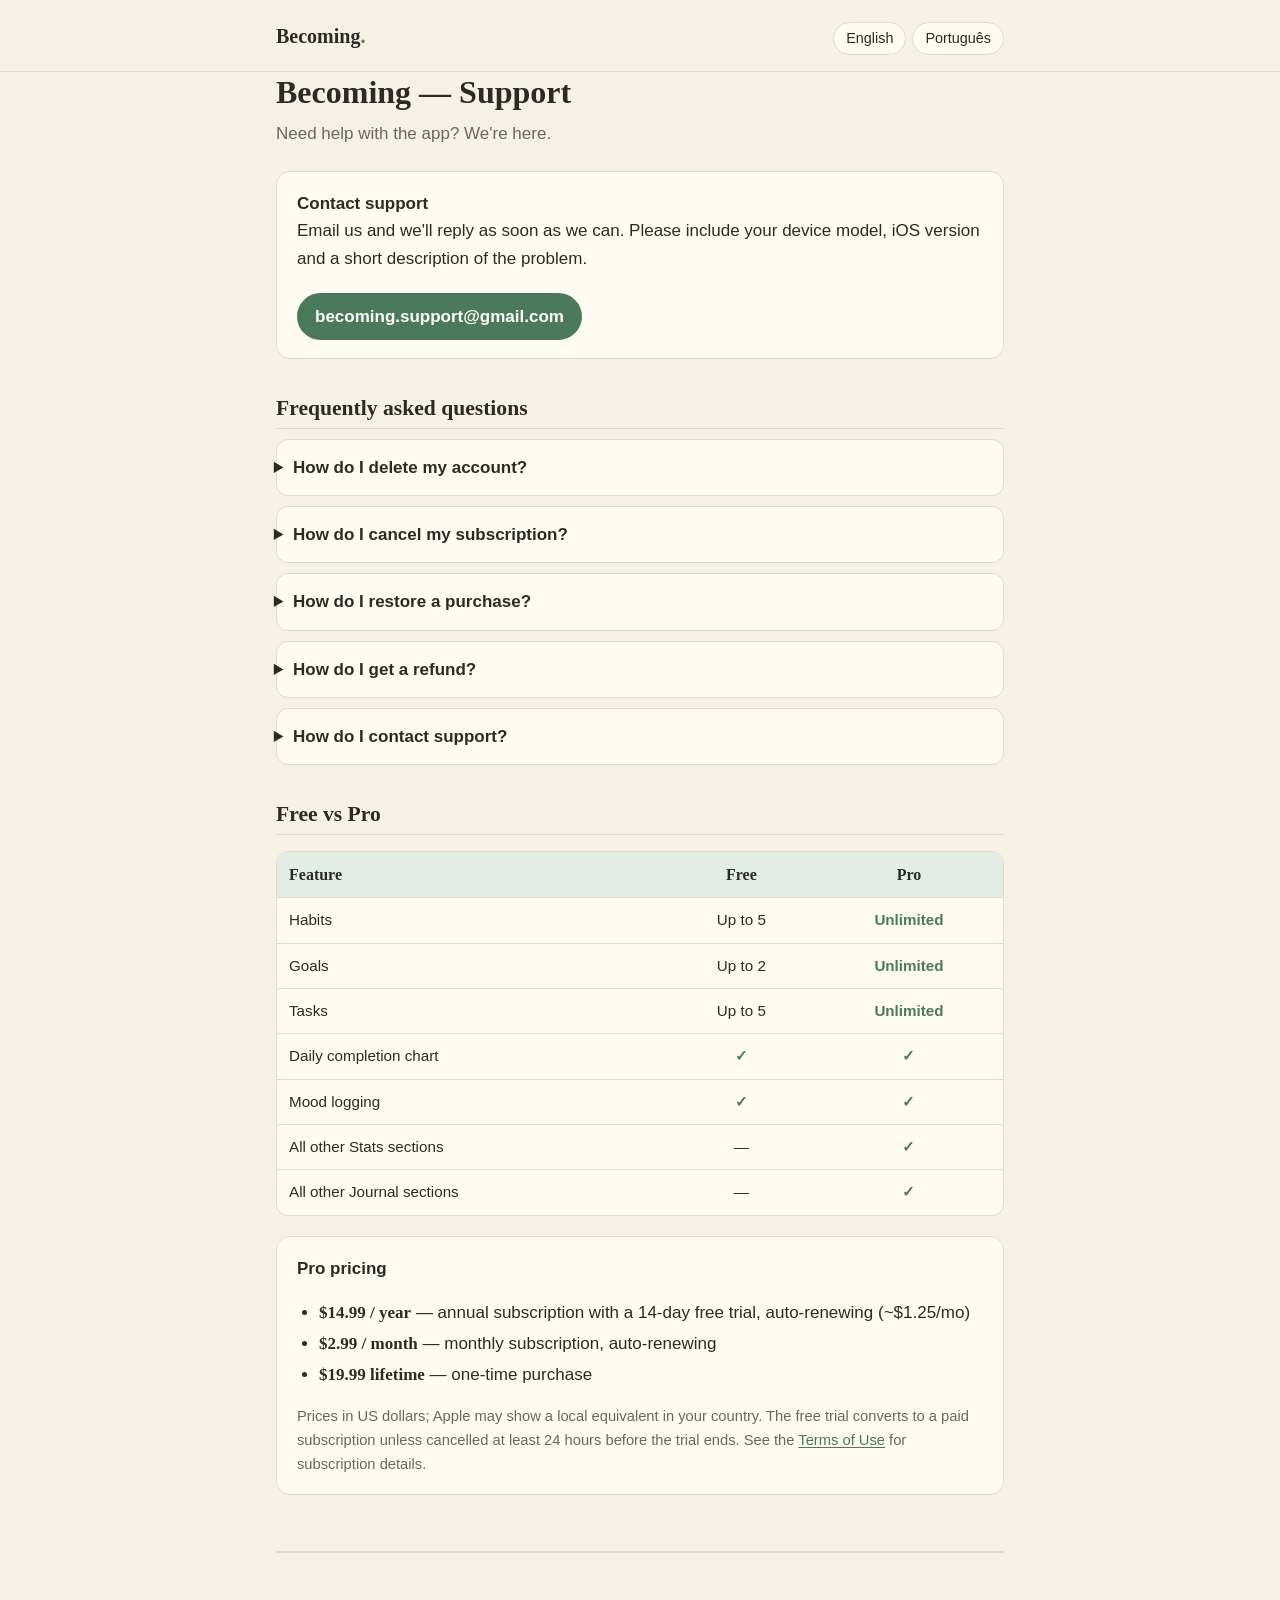
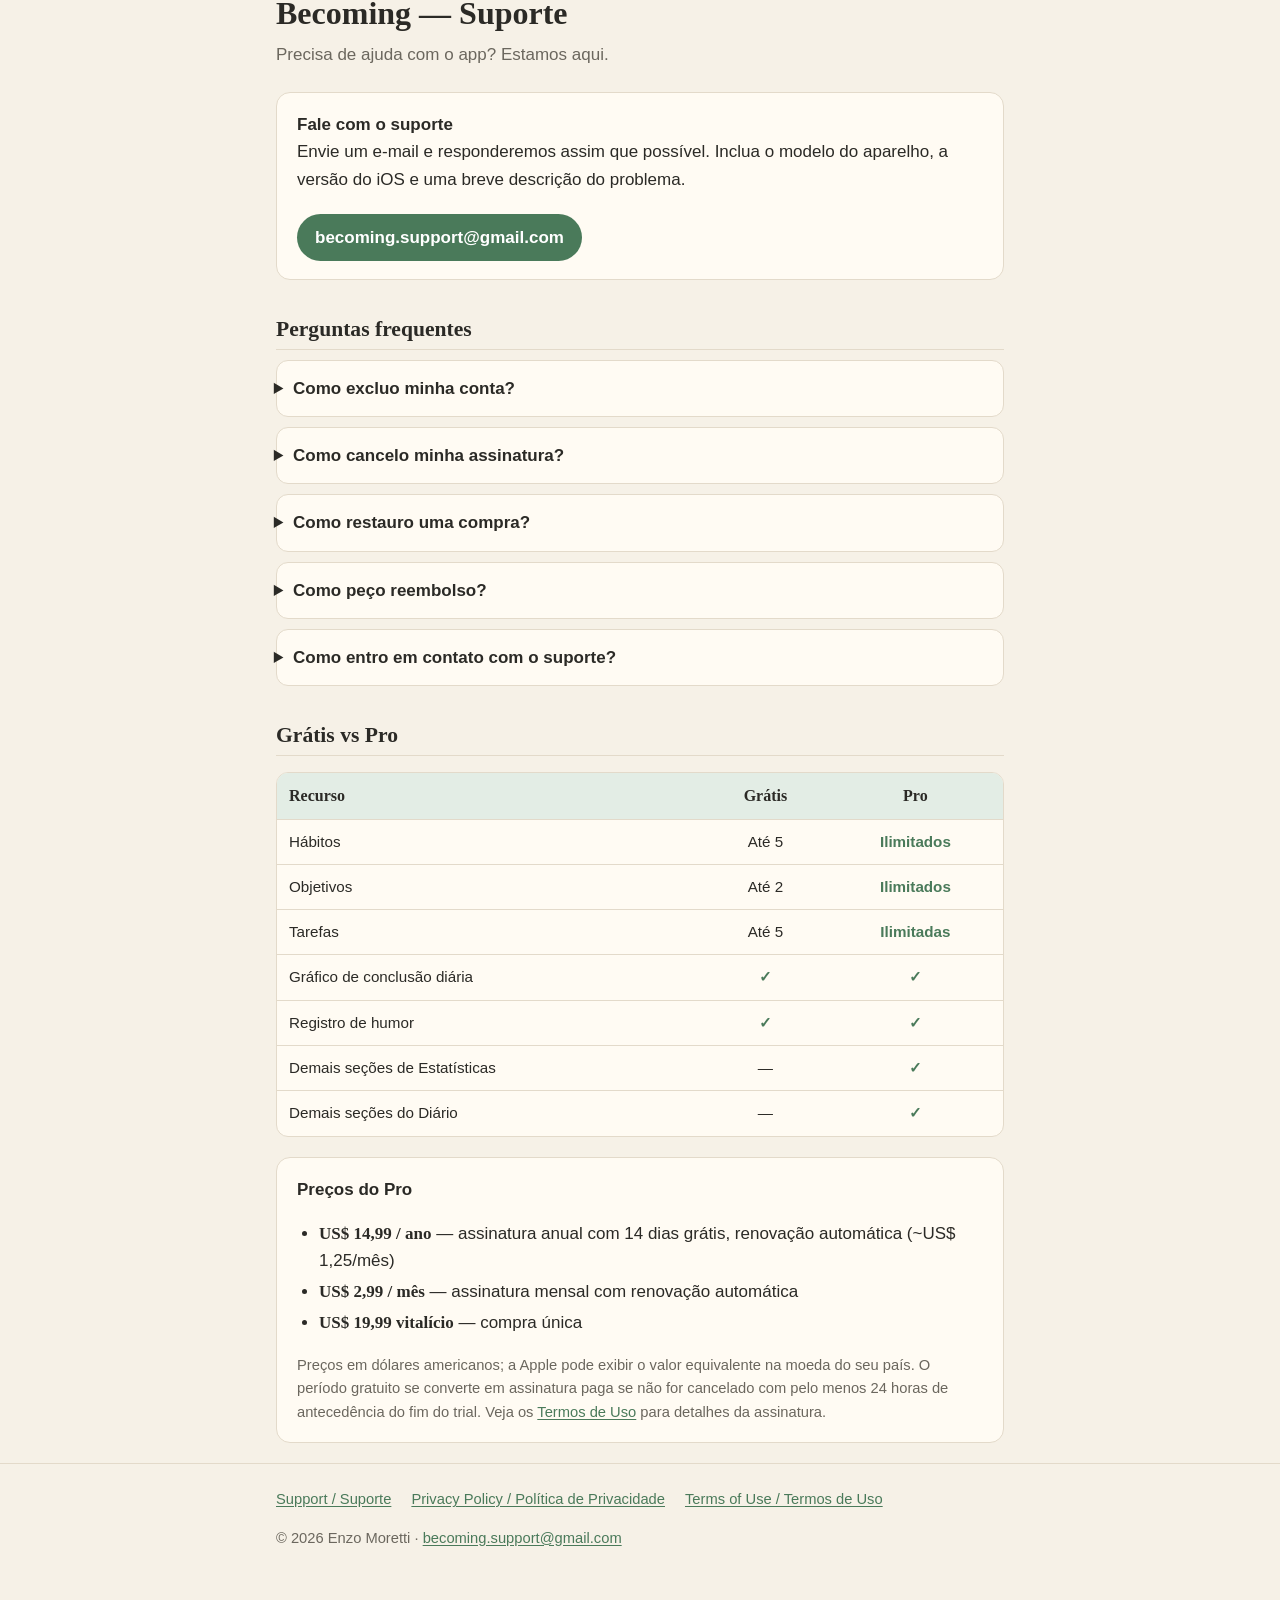
<file: index.html>
<!doctype html>
<html lang="en">
<head>
  <meta charset="utf-8">
  <meta name="viewport" content="width=device-width, initial-scale=1">
  <title>Support — Becoming</title>
  <meta name="description" content="Support, FAQ and plans for Becoming.">
  <link rel="stylesheet" href="style.css">
</head>
<body>
  <header class="site-header">
    <div class="wrap">
      <a class="brand" href="index.html">Becoming<span>.</span></a>
      <nav class="lang-switch" aria-label="Language">
        <a href="#en" hreflang="en">English</a>
        <a href="#pt" hreflang="pt-BR">Português</a>
      </nav>
    </div>
  </header>

  <main class="wrap">
    <!-- ───────────── ENGLISH ───────────── -->
    <section class="lang" id="en" lang="en">
      <h1>Becoming — Support</h1>
      <p class="lede">Need help with the app? We're here.</p>

      <div class="card">
        <p><strong>Contact support</strong><br>
        Email us and we'll reply as soon as we can. Please include your device model, iOS version and a short description of the problem.</p>
        <a class="contact-btn" href="mailto:becoming.support@gmail.com">becoming.support@gmail.com</a>
      </div>

      <h2>Frequently asked questions</h2>

      <details>
        <summary>How do I delete my account?</summary>
        <p>In the app, go to <strong>Settings → Delete Account</strong> and confirm. This permanently deletes your account and the data stored on our servers. It cannot be undone.</p>
        <p>Deleting your account does <strong>not</strong> cancel an active subscription — cancel it in your Apple ID settings (see below).</p>
        <p>If you can't access the app, email <a href="mailto:becoming.support@gmail.com">becoming.support@gmail.com</a> from the address you signed up with and we'll delete it for you.</p>
      </details>

      <details>
        <summary>How do I cancel my subscription?</summary>
        <p>Subscriptions are billed and managed by Apple. On your iPhone, open <strong>Settings → <em>your name</em> → Subscriptions</strong>, select Becoming and tap <strong>Cancel Subscription</strong>.</p>
        <p>Cancel at least 24 hours before the current period ends to avoid being charged for the next one. You keep Pro until the end of the period you already paid for. The lifetime purchase is a one-time payment and has nothing to cancel.</p>
      </details>

      <details>
        <summary>How do I restore a purchase?</summary>
        <p>Make sure you're signed in to the App Store with the same Apple ID you used to buy Pro. Then open the Pro screen in the app and tap <strong>Restore purchase</strong>.</p>
      </details>

      <details>
        <summary>How do I get a refund?</summary>
        <p>Purchases are processed by Apple, so refunds are requested from Apple at <a href="https://reportaproblem.apple.com">reportaproblem.apple.com</a>.</p>
      </details>

      <details>
        <summary>How do I contact support?</summary>
        <p>Email <a href="mailto:becoming.support@gmail.com">becoming.support@gmail.com</a>. We usually answer within a few business days.</p>
      </details>

      <h2>Free vs Pro</h2>
      <div class="table-scroll">
        <table class="plan-table">
          <thead>
            <tr><th scope="col">Feature</th><th scope="col">Free</th><th scope="col">Pro</th></tr>
          </thead>
          <tbody>
            <tr><td>Habits</td><td>Up to 5</td><td class="yes">Unlimited</td></tr>
            <tr><td>Goals</td><td>Up to 2</td><td class="yes">Unlimited</td></tr>
            <tr><td>Tasks</td><td>Up to 5</td><td class="yes">Unlimited</td></tr>
            <tr><td>Daily completion chart</td><td class="yes">✓</td><td class="yes">✓</td></tr>
            <tr><td>Mood logging</td><td class="yes">✓</td><td class="yes">✓</td></tr>
            <tr><td>All other Stats sections</td><td>—</td><td class="yes">✓</td></tr>
            <tr><td>All other Journal sections</td><td>—</td><td class="yes">✓</td></tr>
          </tbody>
        </table>
      </div>
      <div class="card">
        <p><strong>Pro pricing</strong></p>
        <ul>
          <li><span class="price">$14.99 / year</span> — annual subscription with a 14-day free trial, auto-renewing (~$1.25/mo)</li>
          <li><span class="price">$2.99 / month</span> — monthly subscription, auto-renewing</li>
          <li><span class="price">$19.99 lifetime</span> — one-time purchase</li>
        </ul>
        <p class="meta">Prices in US dollars; Apple may show a local equivalent in your country. The free trial converts to a paid subscription unless cancelled at least 24 hours before the trial ends. See the <a href="terms.html">Terms of Use</a> for subscription details.</p>
      </div>
    </section>

    <!-- ───────────── PORTUGUÊS ───────────── -->
    <section class="lang" id="pt" lang="pt-BR">
      <h1>Becoming — Suporte</h1>
      <p class="lede">Precisa de ajuda com o app? Estamos aqui.</p>

      <div class="card">
        <p><strong>Fale com o suporte</strong><br>
        Envie um e-mail e responderemos assim que possível. Inclua o modelo do aparelho, a versão do iOS e uma breve descrição do problema.</p>
        <a class="contact-btn" href="mailto:becoming.support@gmail.com">becoming.support@gmail.com</a>
      </div>

      <h2>Perguntas frequentes</h2>

      <details>
        <summary>Como excluo minha conta?</summary>
        <p>No app, vá em <strong>Configurações → Excluir Conta</strong> e confirme. Isso exclui permanentemente sua conta e os dados armazenados em nossos servidores. Não é possível desfazer.</p>
        <p>Excluir a conta <strong>não</strong> cancela uma assinatura ativa — cancele nos ajustes do seu ID Apple (veja abaixo).</p>
        <p>Se não conseguir acessar o app, envie um e-mail para <a href="mailto:becoming.support@gmail.com">becoming.support@gmail.com</a> a partir do endereço cadastrado e faremos a exclusão para você.</p>
      </details>

      <details>
        <summary>Como cancelo minha assinatura?</summary>
        <p>As assinaturas são cobradas e gerenciadas pela Apple. No iPhone, abra <strong>Ajustes → <em>seu nome</em> → Assinaturas</strong>, selecione Becoming e toque em <strong>Cancelar Assinatura</strong>.</p>
        <p>Cancele com pelo menos 24 horas de antecedência do fim do período atual para não ser cobrado pelo próximo. Você mantém o Pro até o fim do período já pago. A compra vitalícia é um pagamento único e não precisa ser cancelada.</p>
      </details>

      <details>
        <summary>Como restauro uma compra?</summary>
        <p>Confirme que está conectado à App Store com o mesmo ID Apple usado na compra do Pro. Depois, abra a tela Pro no app e toque em <strong>Restaurar compra</strong>.</p>
      </details>

      <details>
        <summary>Como peço reembolso?</summary>
        <p>As compras são processadas pela Apple, então o reembolso é solicitado à Apple em <a href="https://reportaproblem.apple.com">reportaproblem.apple.com</a>.</p>
      </details>

      <details>
        <summary>Como entro em contato com o suporte?</summary>
        <p>Envie um e-mail para <a href="mailto:becoming.support@gmail.com">becoming.support@gmail.com</a>. Costumamos responder em poucos dias úteis.</p>
      </details>

      <h2>Grátis vs Pro</h2>
      <div class="table-scroll">
        <table class="plan-table">
          <thead>
            <tr><th scope="col">Recurso</th><th scope="col">Grátis</th><th scope="col">Pro</th></tr>
          </thead>
          <tbody>
            <tr><td>Hábitos</td><td>Até 5</td><td class="yes">Ilimitados</td></tr>
            <tr><td>Objetivos</td><td>Até 2</td><td class="yes">Ilimitados</td></tr>
            <tr><td>Tarefas</td><td>Até 5</td><td class="yes">Ilimitadas</td></tr>
            <tr><td>Gráfico de conclusão diária</td><td class="yes">✓</td><td class="yes">✓</td></tr>
            <tr><td>Registro de humor</td><td class="yes">✓</td><td class="yes">✓</td></tr>
            <tr><td>Demais seções de Estatísticas</td><td>—</td><td class="yes">✓</td></tr>
            <tr><td>Demais seções do Diário</td><td>—</td><td class="yes">✓</td></tr>
          </tbody>
        </table>
      </div>
      <div class="card">
        <p><strong>Preços do Pro</strong></p>
        <ul>
          <li><span class="price">US$ 14,99 / ano</span> — assinatura anual com 14 dias grátis, renovação automática (~US$ 1,25/mês)</li>
          <li><span class="price">US$ 2,99 / mês</span> — assinatura mensal com renovação automática</li>
          <li><span class="price">US$ 19,99 vitalício</span> — compra única</li>
        </ul>
        <p class="meta">Preços em dólares americanos; a Apple pode exibir o valor equivalente na moeda do seu país. O período gratuito se converte em assinatura paga se não for cancelado com pelo menos 24 horas de antecedência do fim do trial. Veja os <a href="terms.html#pt">Termos de Uso</a> para detalhes da assinatura.</p>
      </div>
    </section>
  </main>

  <footer class="site-footer">
    <div class="wrap">
      <nav aria-label="Site">
        <a href="index.html">Support / Suporte</a>
        <a href="privacy.html">Privacy Policy / Política de Privacidade</a>
        <a href="terms.html">Terms of Use / Termos de Uso</a>
      </nav>
      <p>© 2026 Enzo Moretti · <a href="mailto:becoming.support@gmail.com">becoming.support@gmail.com</a></p>
    </div>
  </footer>
</body>
</html>
</file>
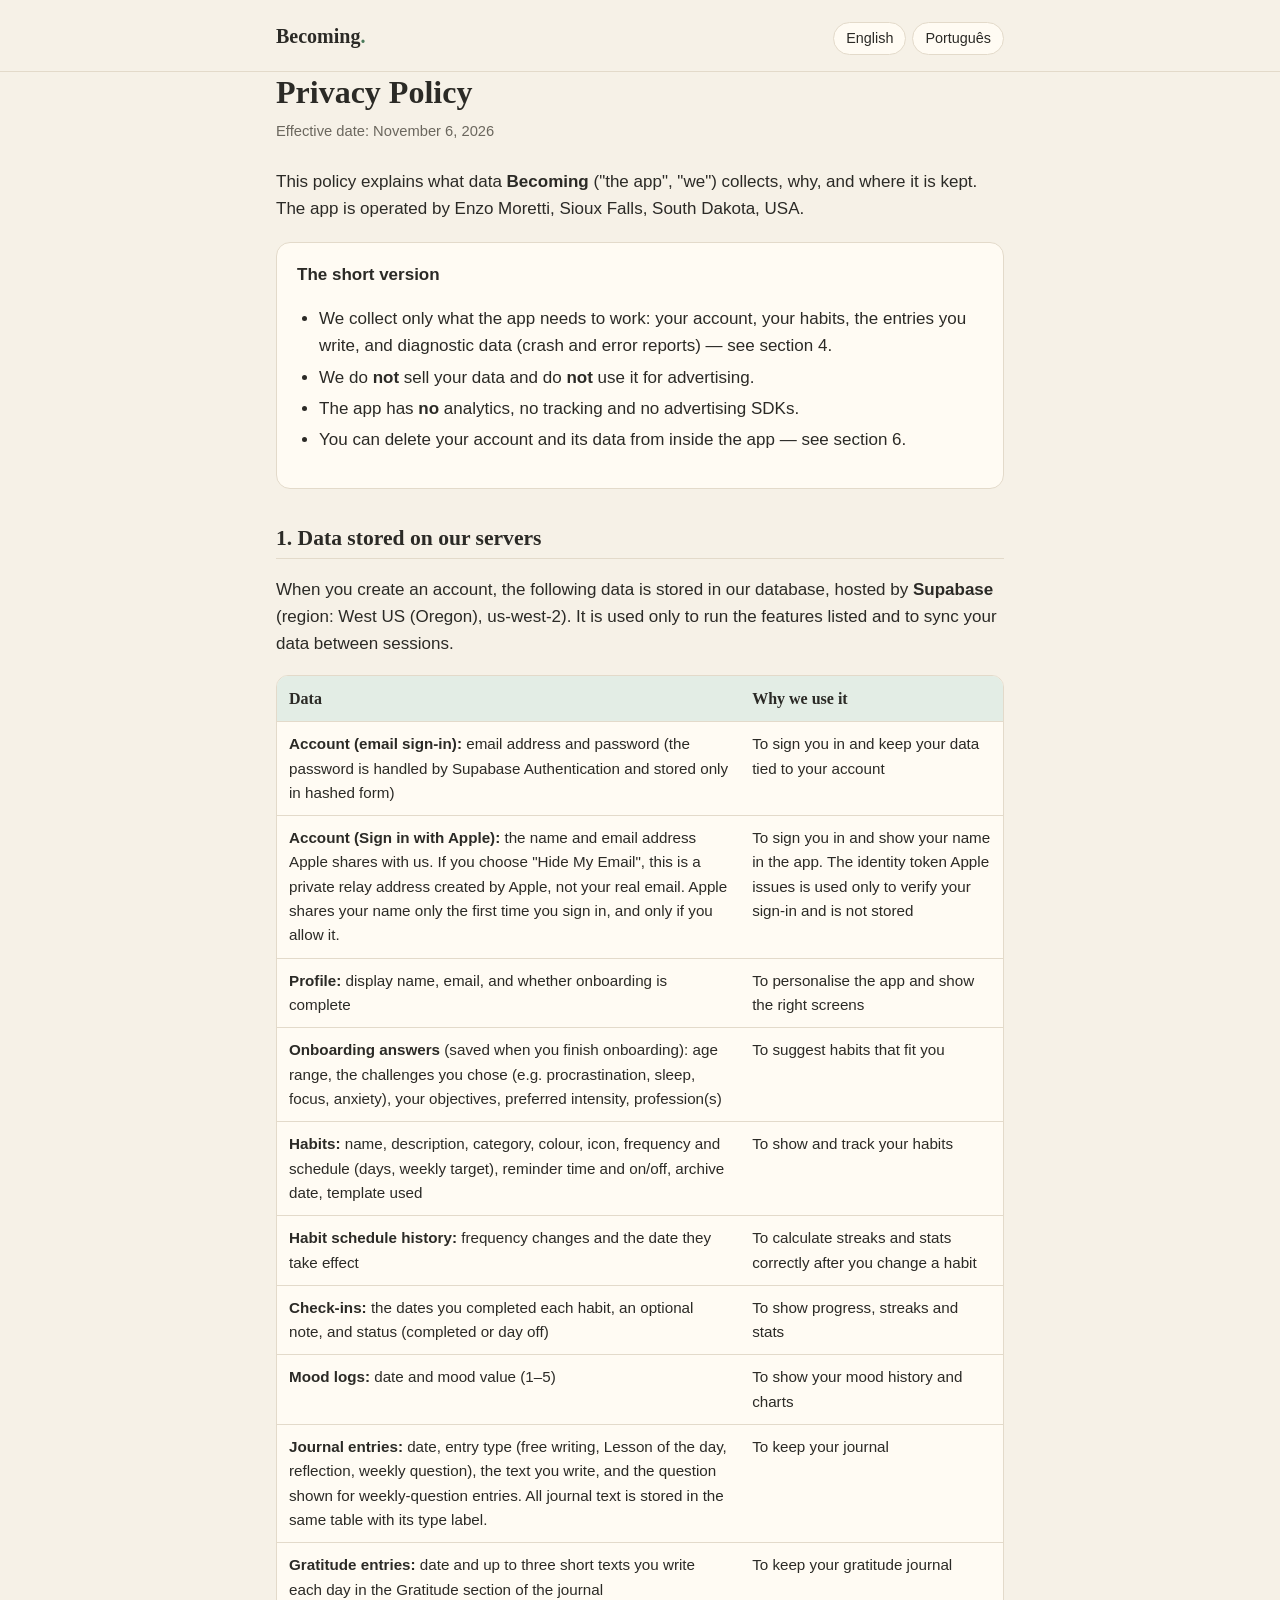
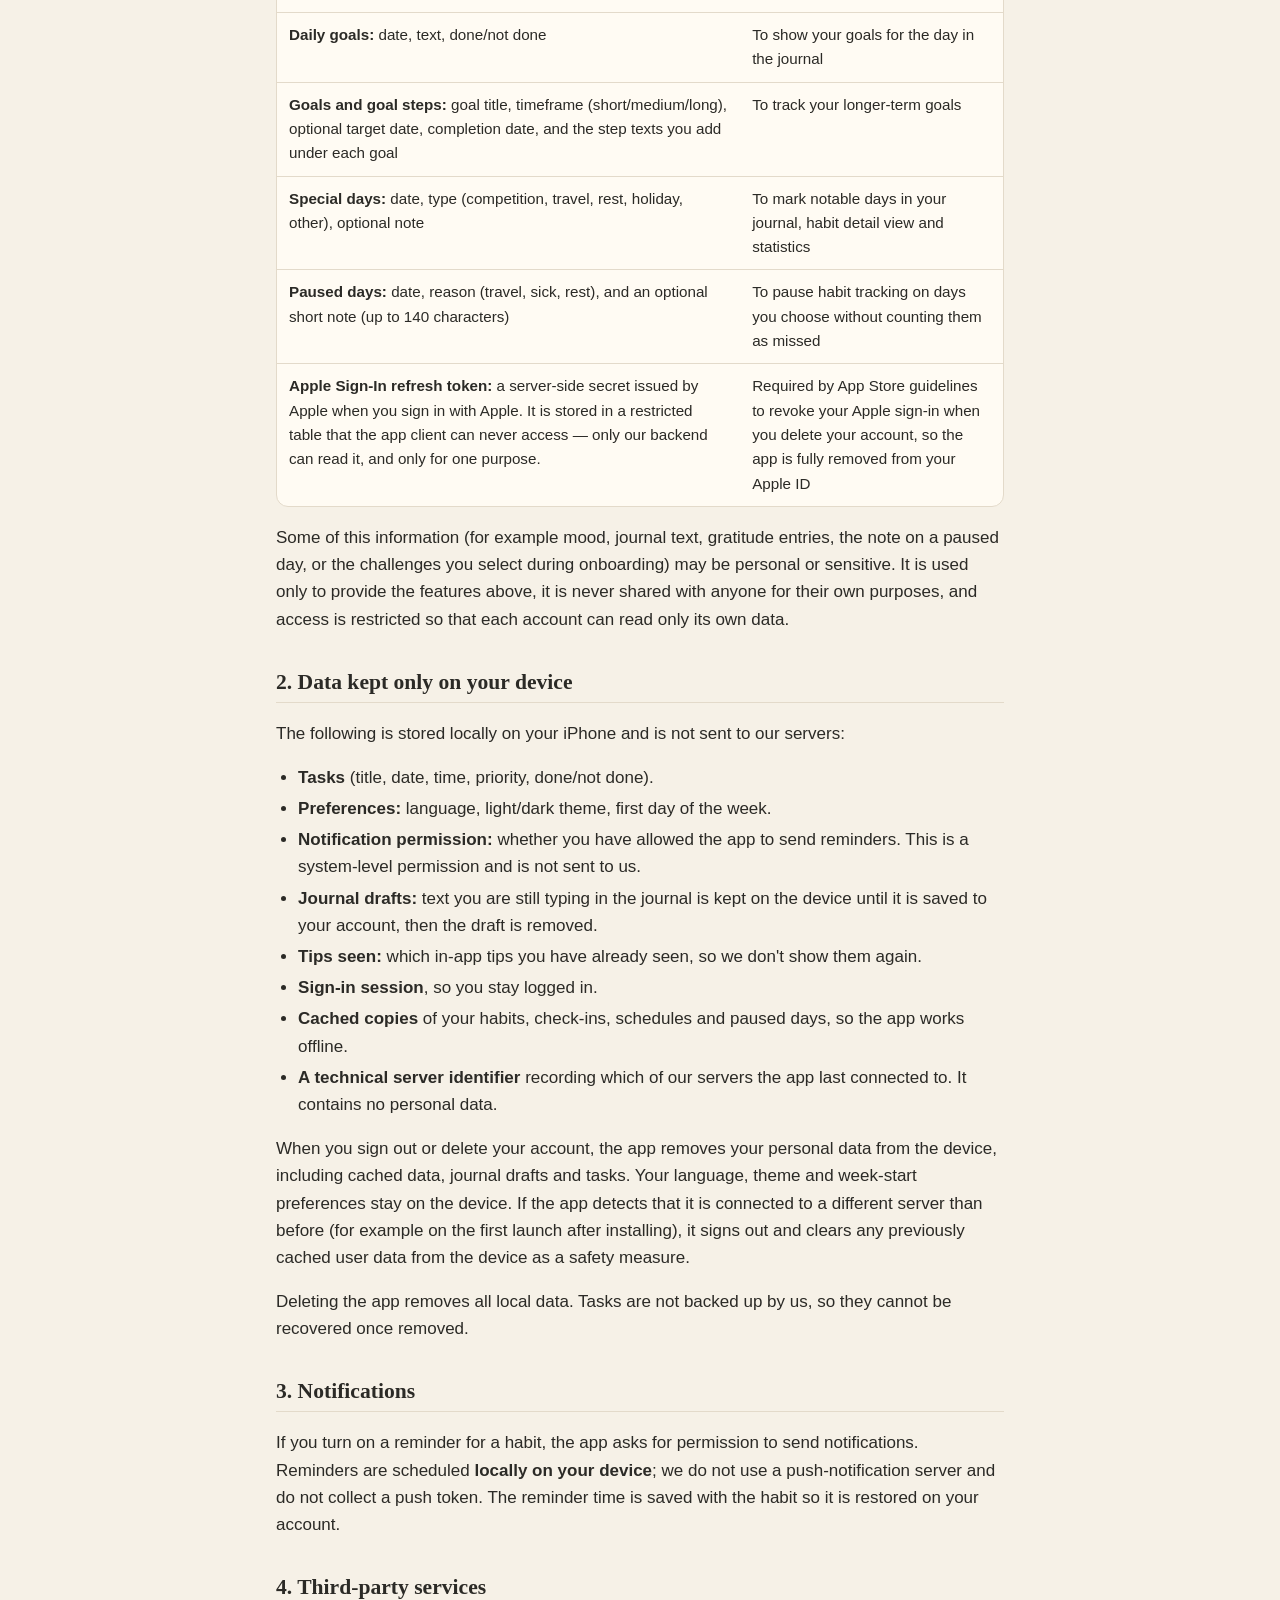
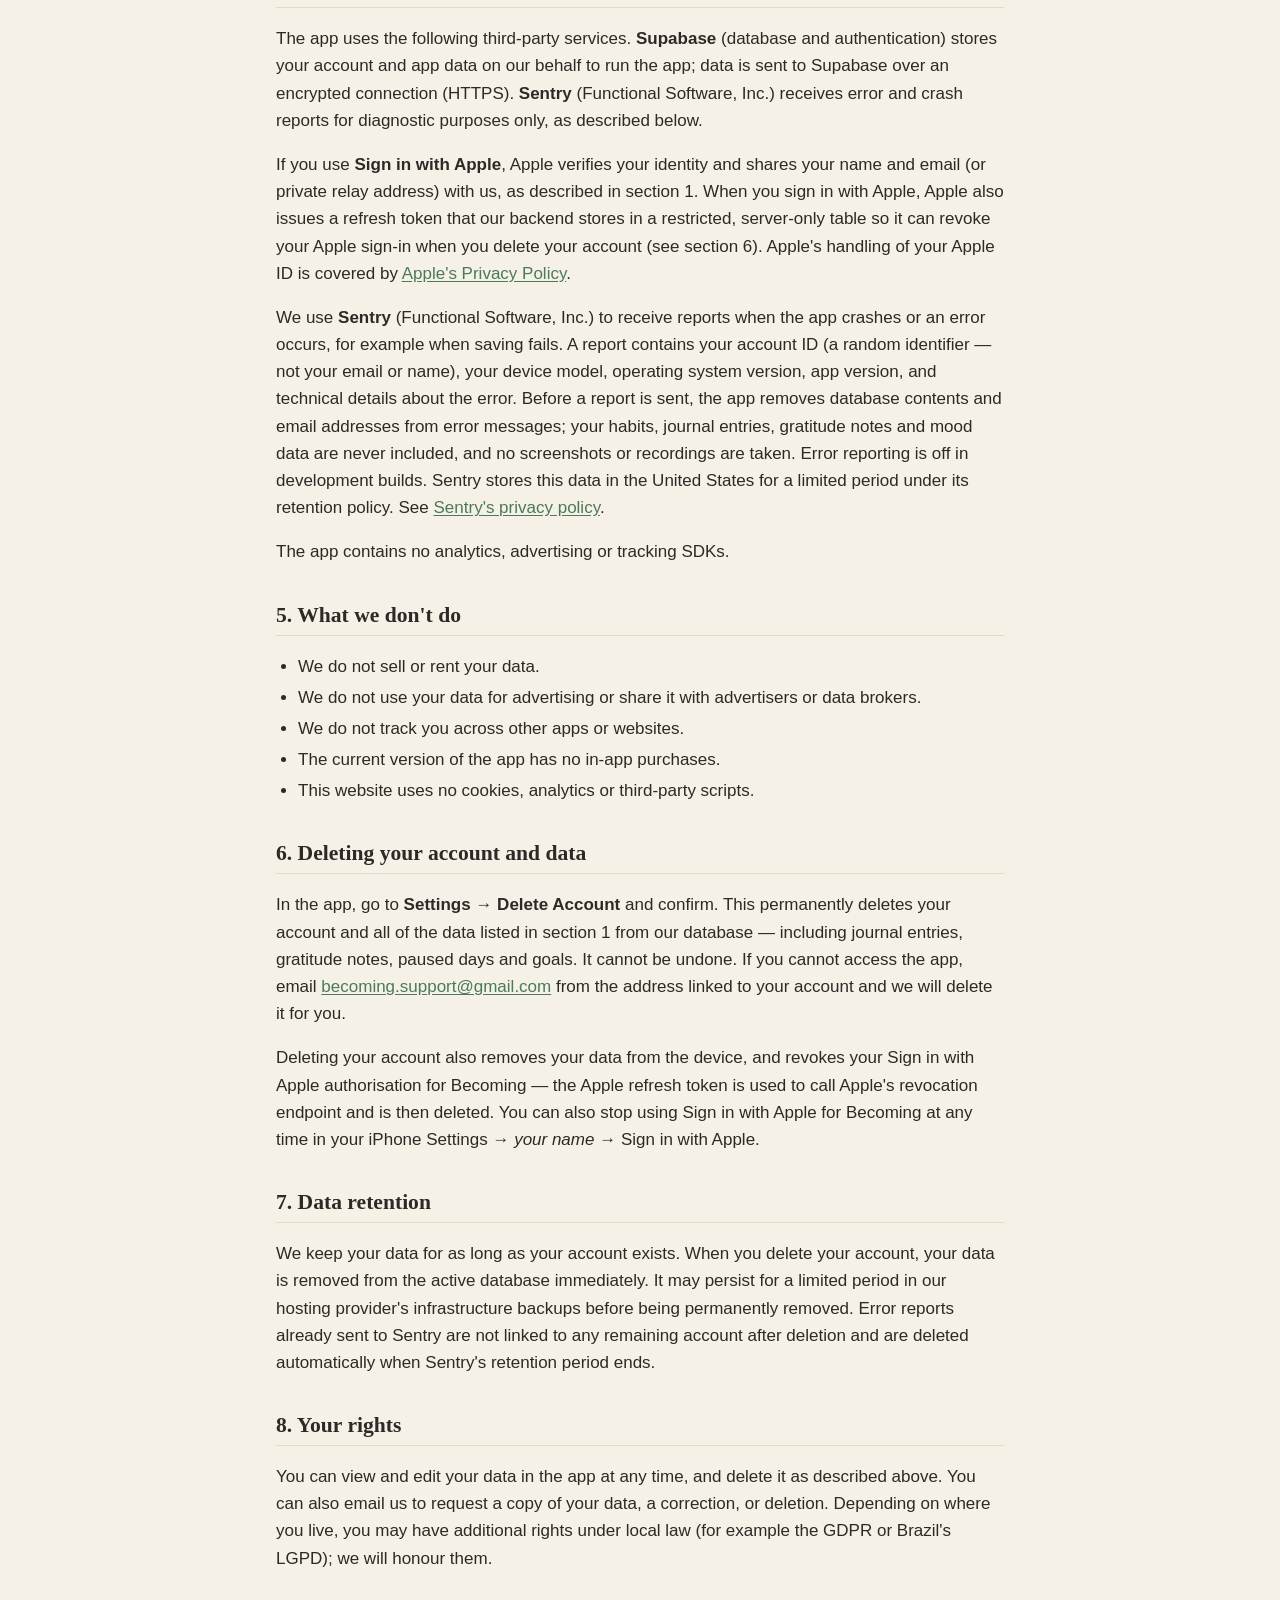
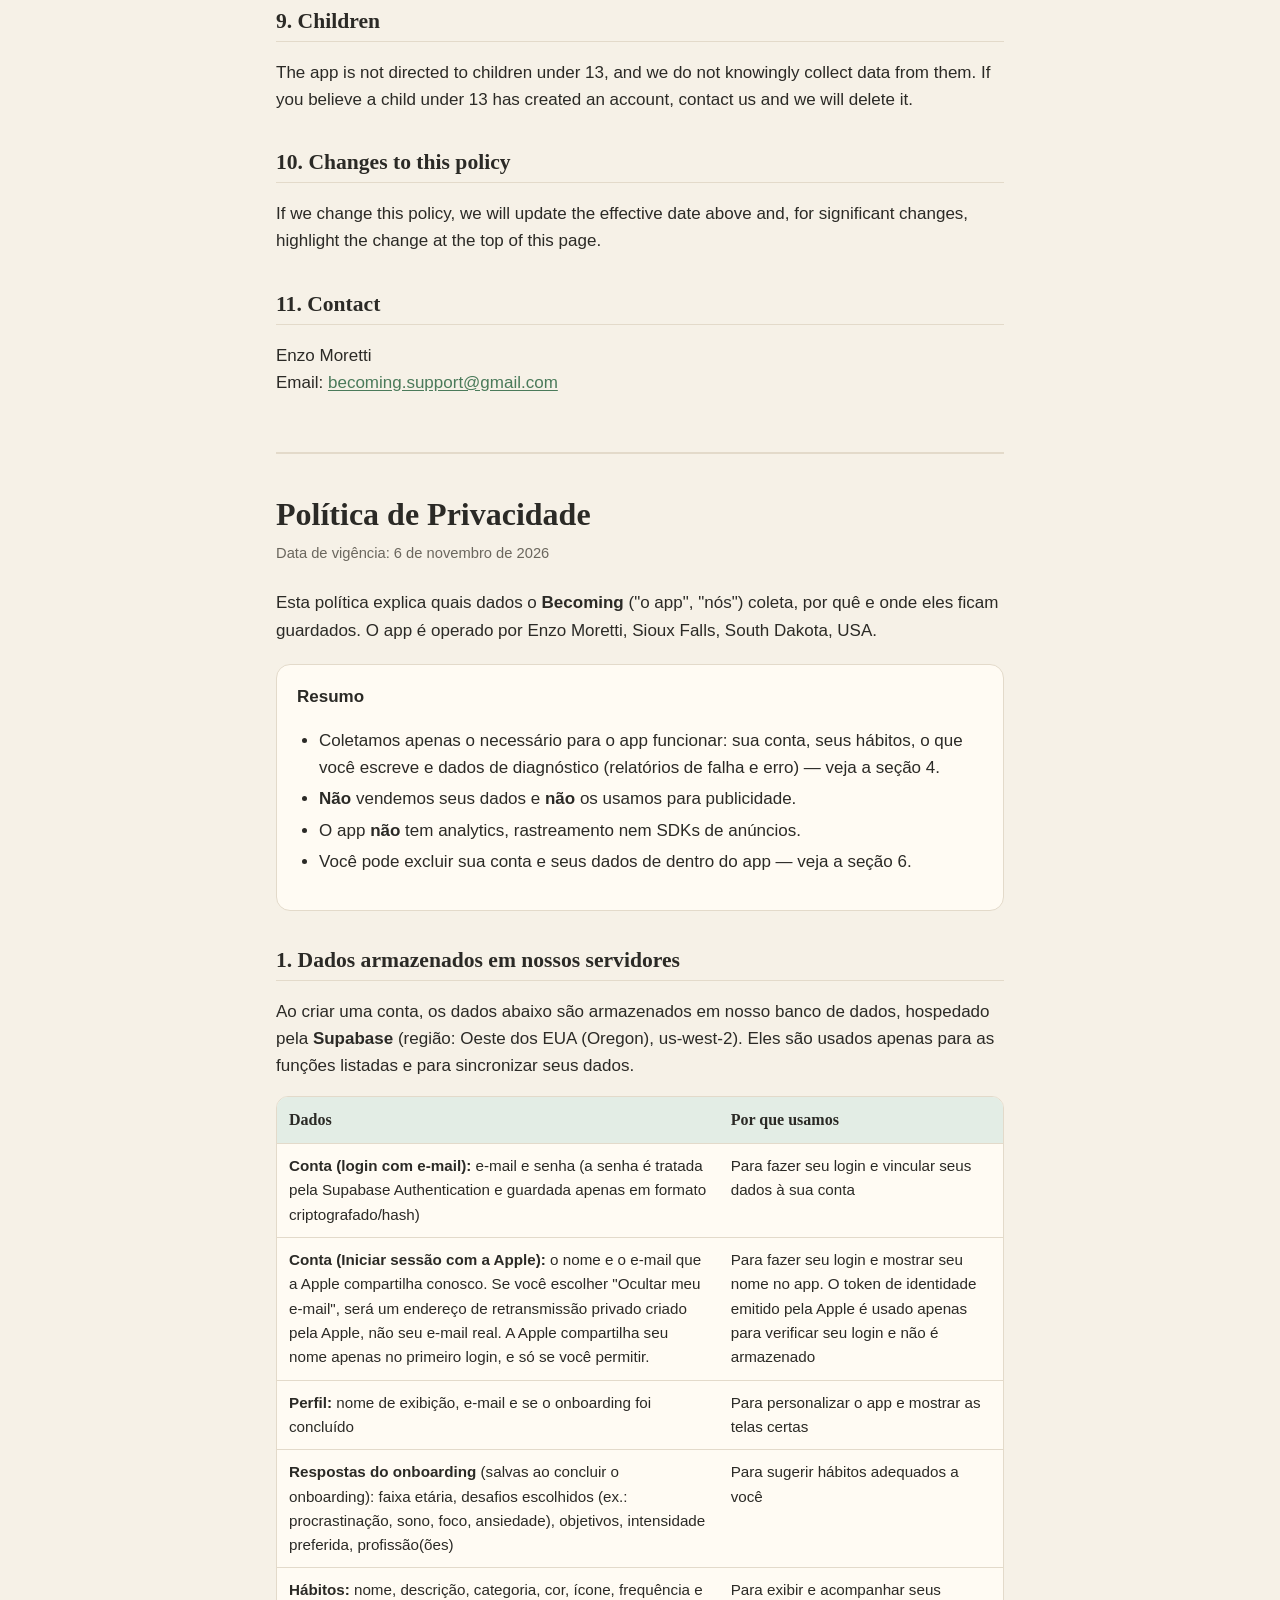
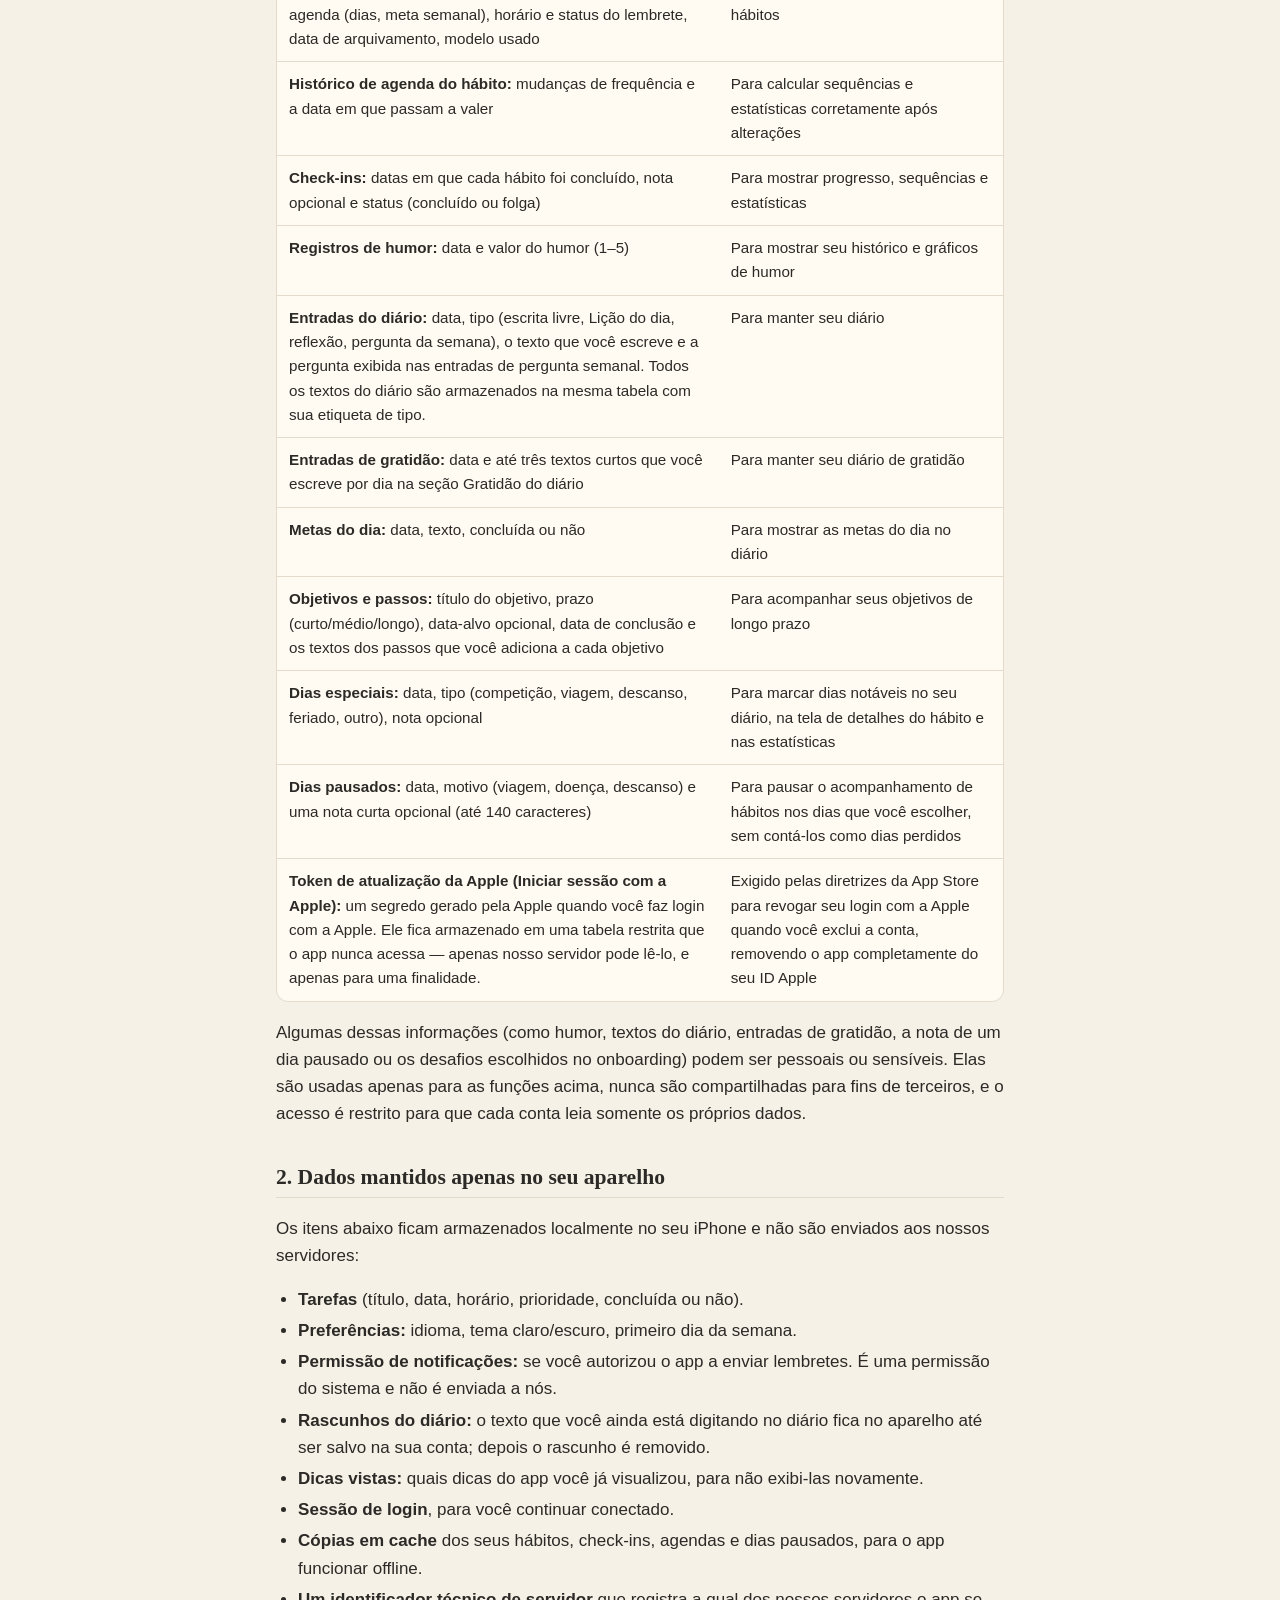
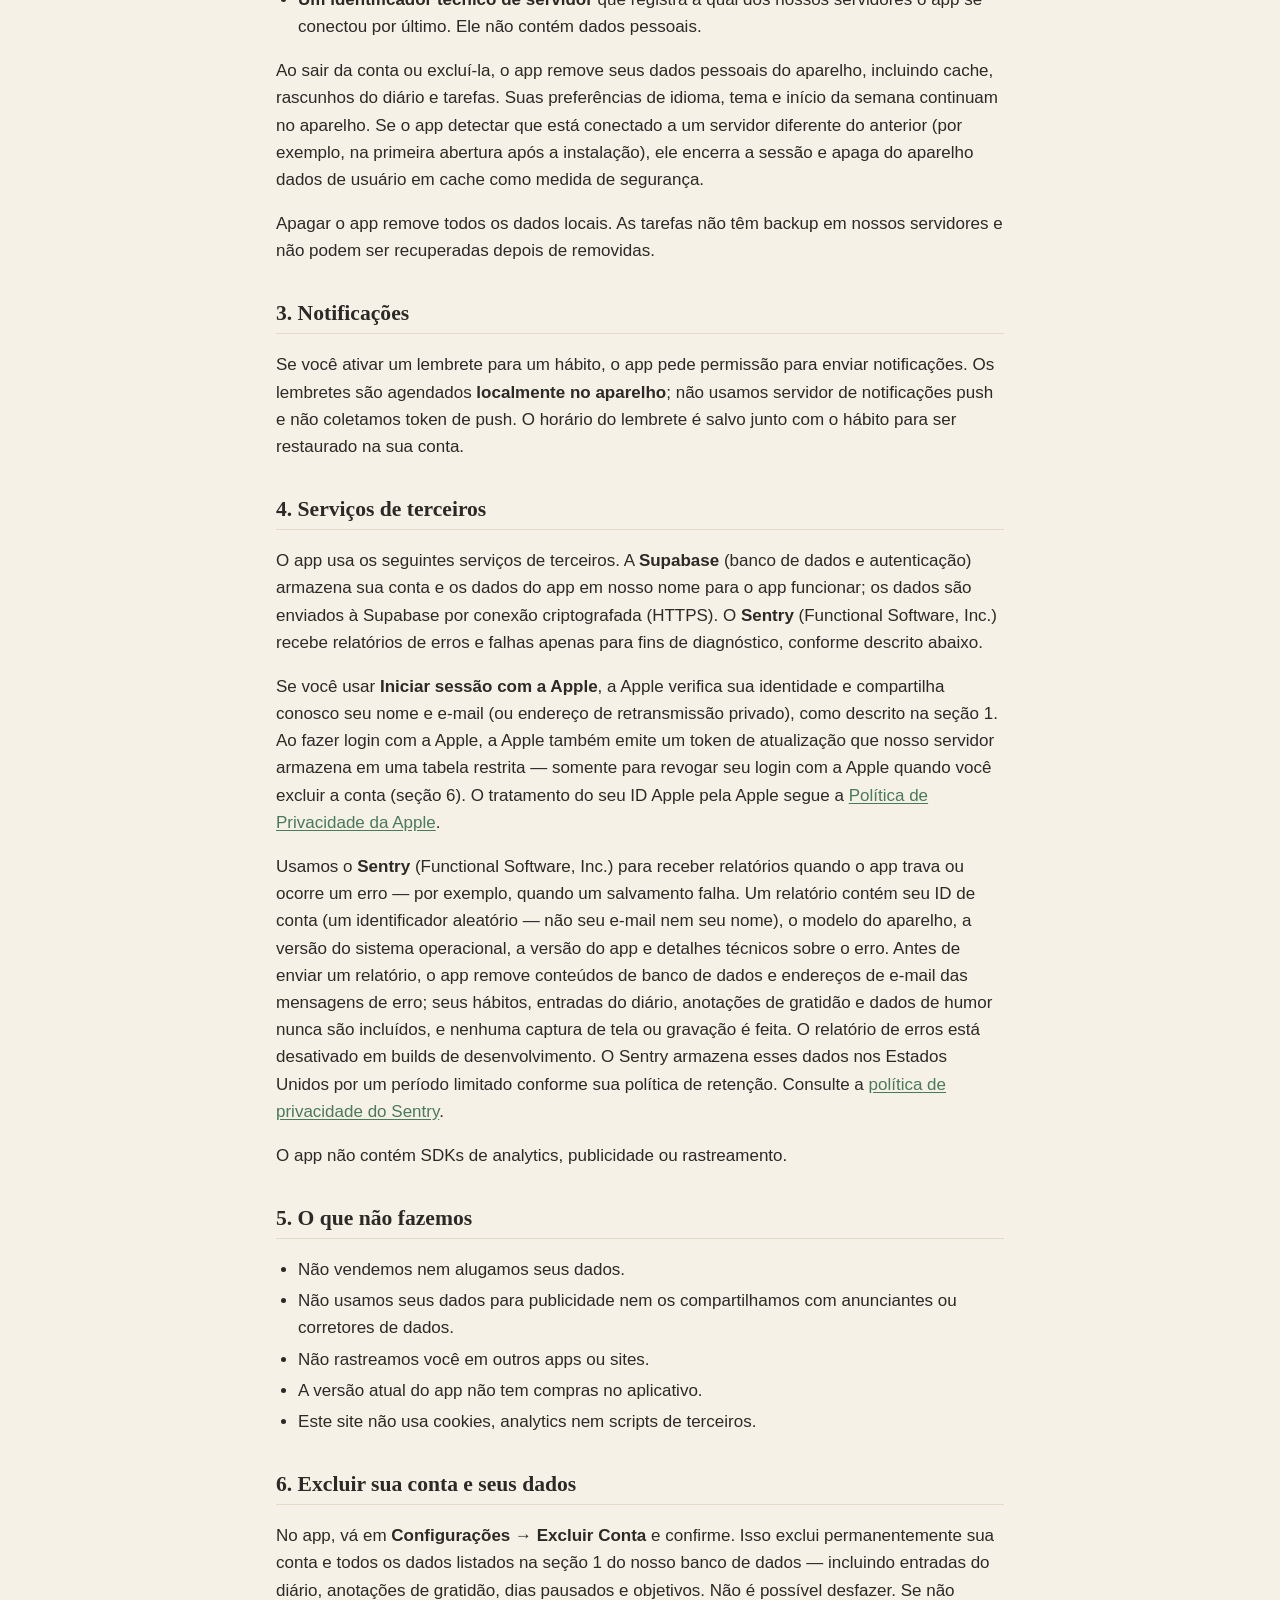
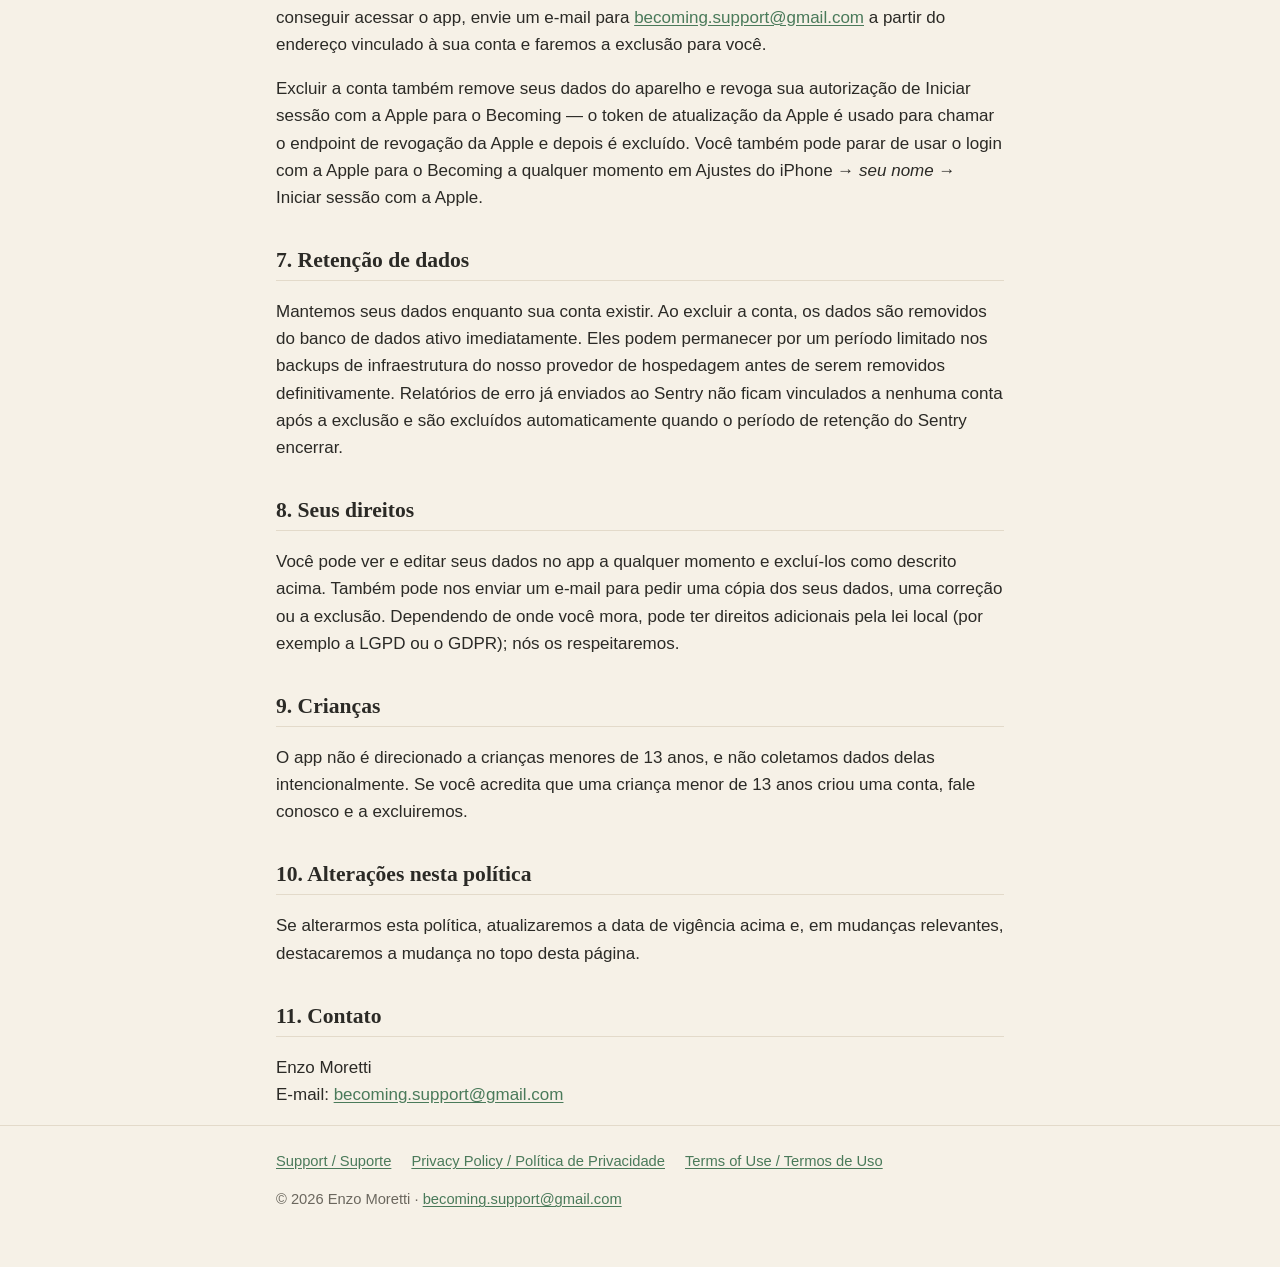
<file: privacy.html>
<!doctype html>
<html lang="en">
<head>
  <meta charset="utf-8">
  <meta name="viewport" content="width=device-width, initial-scale=1">
  <title>Privacy Policy — Becoming</title>
  <meta name="description" content="Privacy Policy for Becoming.">
  <link rel="stylesheet" href="style.css">
</head>
<body>
  <header class="site-header">
    <div class="wrap">
      <a class="brand" href="index.html">Becoming<span>.</span></a>
      <nav class="lang-switch" aria-label="Language">
        <a href="#en" hreflang="en">English</a>
        <a href="#pt" hreflang="pt-BR">Português</a>
      </nav>
    </div>
  </header>

  <main class="wrap">
    <!-- ───────────── ENGLISH ───────────── -->
    <section class="lang" id="en" lang="en">
      <h1>Privacy Policy</h1>
      <p class="meta">Effective date: November 6, 2026</p>

      <p>This policy explains what data <strong>Becoming</strong> ("the app", "we") collects, why, and where it is kept. The app is operated by Enzo Moretti, Sioux Falls, South Dakota, USA.</p>

      <div class="card">
        <p><strong>The short version</strong></p>
        <ul>
          <li>We collect only what the app needs to work: your account, your habits, the entries you write, and diagnostic data (crash and error reports) — see section 4.</li>
          <li>We do <strong>not</strong> sell your data and do <strong>not</strong> use it for advertising.</li>
          <li>The app has <strong>no</strong> analytics, no tracking and no advertising SDKs.</li>
          <li>You can delete your account and its data from inside the app — see section 6.</li>
        </ul>
      </div>

      <h2>1. Data stored on our servers</h2>
      <p>When you create an account, the following data is stored in our database, hosted by <strong>Supabase</strong> (region: West US (Oregon), us-west-2). It is used only to run the features listed and to sync your data between sessions.</p>
      <div class="table-scroll">
        <table class="data-table">
          <thead>
            <tr><th scope="col">Data</th><th scope="col">Why we use it</th></tr>
          </thead>
          <tbody>
            <tr><td><strong>Account (email sign-in):</strong> email address and password (the password is handled by Supabase Authentication and stored only in hashed form)</td><td>To sign you in and keep your data tied to your account</td></tr>
            <tr><td><strong>Account (Sign in with Apple):</strong> the name and email address Apple shares with us. If you choose "Hide My Email", this is a private relay address created by Apple, not your real email. Apple shares your name only the first time you sign in, and only if you allow it.</td><td>To sign you in and show your name in the app. The identity token Apple issues is used only to verify your sign-in and is not stored</td></tr>
            <tr><td><strong>Profile:</strong> display name, email, and whether onboarding is complete</td><td>To personalise the app and show the right screens</td></tr>
            <tr><td><strong>Onboarding answers</strong> (saved when you finish onboarding): age range, the challenges you chose (e.g. procrastination, sleep, focus, anxiety), your objectives, preferred intensity, profession(s)</td><td>To suggest habits that fit you</td></tr>
            <tr><td><strong>Habits:</strong> name, description, category, colour, icon, frequency and schedule (days, weekly target), reminder time and on/off, archive date, template used</td><td>To show and track your habits</td></tr>
            <tr><td><strong>Habit schedule history:</strong> frequency changes and the date they take effect</td><td>To calculate streaks and stats correctly after you change a habit</td></tr>
            <tr><td><strong>Check-ins:</strong> the dates you completed each habit, an optional note, and status (completed or day off)</td><td>To show progress, streaks and stats</td></tr>
            <tr><td><strong>Mood logs:</strong> date and mood value (1–5)</td><td>To show your mood history and charts</td></tr>
            <tr><td><strong>Journal entries:</strong> date, entry type (free writing, Lesson of the day, reflection, weekly question), the text you write, and the question shown for weekly-question entries. All journal text is stored in the same table with its type label.</td><td>To keep your journal</td></tr>
            <tr><td><strong>Gratitude entries:</strong> date and up to three short texts you write each day in the Gratitude section of the journal</td><td>To keep your gratitude journal</td></tr>
            <tr><td><strong>Daily goals:</strong> date, text, done/not done</td><td>To show your goals for the day in the journal</td></tr>
            <tr><td><strong>Goals and goal steps:</strong> goal title, timeframe (short/medium/long), optional target date, completion date, and the step texts you add under each goal</td><td>To track your longer-term goals</td></tr>
            <tr><td><strong>Special days:</strong> date, type (competition, travel, rest, holiday, other), optional note</td><td>To mark notable days in your journal, habit detail view and statistics</td></tr>
            <tr><td><strong>Paused days:</strong> date, reason (travel, sick, rest), and an optional short note (up to 140 characters)</td><td>To pause habit tracking on days you choose without counting them as missed</td></tr>
            <tr><td><strong>Apple Sign-In refresh token:</strong> a server-side secret issued by Apple when you sign in with Apple. It is stored in a restricted table that the app client can never access — only our backend can read it, and only for one purpose.</td><td>Required by App Store guidelines to revoke your Apple sign-in when you delete your account, so the app is fully removed from your Apple ID</td></tr>
          </tbody>
        </table>
      </div>
      <p>Some of this information (for example mood, journal text, gratitude entries, the note on a paused day, or the challenges you select during onboarding) may be personal or sensitive. It is used only to provide the features above, it is never shared with anyone for their own purposes, and access is restricted so that each account can read only its own data.</p>

      <h2>2. Data kept only on your device</h2>
      <p>The following is stored locally on your iPhone and is not sent to our servers:</p>
      <ul>
        <li><strong>Tasks</strong> (title, date, time, priority, done/not done).</li>
        <li><strong>Preferences:</strong> language, light/dark theme, first day of the week.</li>
        <li><strong>Notification permission:</strong> whether you have allowed the app to send reminders. This is a system-level permission and is not sent to us.</li>
        <li><strong>Journal drafts:</strong> text you are still typing in the journal is kept on the device until it is saved to your account, then the draft is removed.</li>
        <li><strong>Tips seen:</strong> which in-app tips you have already seen, so we don't show them again.</li>
        <li><strong>Sign-in session</strong>, so you stay logged in.</li>
        <li><strong>Cached copies</strong> of your habits, check-ins, schedules and paused days, so the app works offline.</li>
        <li><strong>A technical server identifier</strong> recording which of our servers the app last connected to. It contains no personal data.</li>
      </ul>
      <p>When you sign out or delete your account, the app removes your personal data from the device, including cached data, journal drafts and tasks. Your language, theme and week-start preferences stay on the device. If the app detects that it is connected to a different server than before (for example on the first launch after installing), it signs out and clears any previously cached user data from the device as a safety measure.</p>
      <p>Deleting the app removes all local data. Tasks are not backed up by us, so they cannot be recovered once removed.</p>

      <h2>3. Notifications</h2>
      <p>If you turn on a reminder for a habit, the app asks for permission to send notifications. Reminders are scheduled <strong>locally on your device</strong>; we do not use a push-notification server and do not collect a push token. The reminder time is saved with the habit so it is restored on your account.</p>

      <h2>4. Third-party services</h2>
      <p>The app uses the following third-party services. <strong>Supabase</strong> (database and authentication) stores your account and app data on our behalf to run the app; data is sent to Supabase over an encrypted connection (HTTPS). <strong>Sentry</strong> (Functional Software, Inc.) receives error and crash reports for diagnostic purposes only, as described below.</p>
      <p>If you use <strong>Sign in with Apple</strong>, Apple verifies your identity and shares your name and email (or private relay address) with us, as described in section 1. When you sign in with Apple, Apple also issues a refresh token that our backend stores in a restricted, server-only table so it can revoke your Apple sign-in when you delete your account (see section 6). Apple's handling of your Apple ID is covered by <a href="https://www.apple.com/legal/privacy/">Apple's Privacy Policy</a>.</p>
      <p>We use <strong>Sentry</strong> (Functional Software, Inc.) to receive reports when the app crashes or an error occurs, for example when saving fails. A report contains your account ID (a random identifier — not your email or name), your device model, operating system version, app version, and technical details about the error. Before a report is sent, the app removes database contents and email addresses from error messages; your habits, journal entries, gratitude notes and mood data are never included, and no screenshots or recordings are taken. Error reporting is off in development builds. Sentry stores this data in the United States for a limited period under its retention policy. See <a href="https://sentry.io/privacy/">Sentry's privacy policy</a>.</p>
      <p>The app contains no analytics, advertising or tracking SDKs.</p>

      <h2>5. What we don't do</h2>
      <ul>
        <li>We do not sell or rent your data.</li>
        <li>We do not use your data for advertising or share it with advertisers or data brokers.</li>
        <li>We do not track you across other apps or websites.</li>
        <li>The current version of the app has no in-app purchases.</li>
        <li>This website uses no cookies, analytics or third-party scripts.</li>
      </ul>

      <h2>6. Deleting your account and data</h2>
      <p>In the app, go to <strong>Settings → Delete Account</strong> and confirm. This permanently deletes your account and all of the data listed in section 1 from our database — including journal entries, gratitude notes, paused days and goals. It cannot be undone. If you cannot access the app, email <a href="mailto:becoming.support@gmail.com">becoming.support@gmail.com</a> from the address linked to your account and we will delete it for you.</p>
      <p>Deleting your account also removes your data from the device, and revokes your Sign in with Apple authorisation for Becoming — the Apple refresh token is used to call Apple's revocation endpoint and is then deleted. You can also stop using Sign in with Apple for Becoming at any time in your iPhone Settings → <em>your name</em> → Sign in with Apple.</p>

      <h2>7. Data retention</h2>
      <p>We keep your data for as long as your account exists. When you delete your account, your data is removed from the active database immediately. It may persist for a limited period in our hosting provider's infrastructure backups before being permanently removed. Error reports already sent to Sentry are not linked to any remaining account after deletion and are deleted automatically when Sentry's retention period ends.</p>

      <h2>8. Your rights</h2>
      <p>You can view and edit your data in the app at any time, and delete it as described above. You can also email us to request a copy of your data, a correction, or deletion. Depending on where you live, you may have additional rights under local law (for example the GDPR or Brazil's LGPD); we will honour them.</p>

      <h2>9. Children</h2>
      <p>The app is not directed to children under 13, and we do not knowingly collect data from them. If you believe a child under 13 has created an account, contact us and we will delete it.</p>

      <h2>10. Changes to this policy</h2>
      <p>If we change this policy, we will update the effective date above and, for significant changes, highlight the change at the top of this page.</p>

      <h2>11. Contact</h2>
      <p>Enzo Moretti<br>
      Email: <a href="mailto:becoming.support@gmail.com">becoming.support@gmail.com</a></p>
    </section>

    <!-- ───────────── PORTUGUÊS ───────────── -->
    <section class="lang" id="pt" lang="pt-BR">
      <h1>Política de Privacidade</h1>
      <p class="meta">Data de vigência: 6 de novembro de 2026</p>

      <p>Esta política explica quais dados o <strong>Becoming</strong> ("o app", "nós") coleta, por quê e onde eles ficam guardados. O app é operado por Enzo Moretti, Sioux Falls, South Dakota, USA.</p>

      <div class="card">
        <p><strong>Resumo</strong></p>
        <ul>
          <li>Coletamos apenas o necessário para o app funcionar: sua conta, seus hábitos, o que você escreve e dados de diagnóstico (relatórios de falha e erro) — veja a seção 4.</li>
          <li><strong>Não</strong> vendemos seus dados e <strong>não</strong> os usamos para publicidade.</li>
          <li>O app <strong>não</strong> tem analytics, rastreamento nem SDKs de anúncios.</li>
          <li>Você pode excluir sua conta e seus dados de dentro do app — veja a seção 6.</li>
        </ul>
      </div>

      <h2>1. Dados armazenados em nossos servidores</h2>
      <p>Ao criar uma conta, os dados abaixo são armazenados em nosso banco de dados, hospedado pela <strong>Supabase</strong> (região: Oeste dos EUA (Oregon), us-west-2). Eles são usados apenas para as funções listadas e para sincronizar seus dados.</p>
      <div class="table-scroll">
        <table class="data-table">
          <thead>
            <tr><th scope="col">Dados</th><th scope="col">Por que usamos</th></tr>
          </thead>
          <tbody>
            <tr><td><strong>Conta (login com e-mail):</strong> e-mail e senha (a senha é tratada pela Supabase Authentication e guardada apenas em formato criptografado/hash)</td><td>Para fazer seu login e vincular seus dados à sua conta</td></tr>
            <tr><td><strong>Conta (Iniciar sessão com a Apple):</strong> o nome e o e-mail que a Apple compartilha conosco. Se você escolher "Ocultar meu e-mail", será um endereço de retransmissão privado criado pela Apple, não seu e-mail real. A Apple compartilha seu nome apenas no primeiro login, e só se você permitir.</td><td>Para fazer seu login e mostrar seu nome no app. O token de identidade emitido pela Apple é usado apenas para verificar seu login e não é armazenado</td></tr>
            <tr><td><strong>Perfil:</strong> nome de exibição, e-mail e se o onboarding foi concluído</td><td>Para personalizar o app e mostrar as telas certas</td></tr>
            <tr><td><strong>Respostas do onboarding</strong> (salvas ao concluir o onboarding): faixa etária, desafios escolhidos (ex.: procrastinação, sono, foco, ansiedade), objetivos, intensidade preferida, profissão(ões)</td><td>Para sugerir hábitos adequados a você</td></tr>
            <tr><td><strong>Hábitos:</strong> nome, descrição, categoria, cor, ícone, frequência e agenda (dias, meta semanal), horário e status do lembrete, data de arquivamento, modelo usado</td><td>Para exibir e acompanhar seus hábitos</td></tr>
            <tr><td><strong>Histórico de agenda do hábito:</strong> mudanças de frequência e a data em que passam a valer</td><td>Para calcular sequências e estatísticas corretamente após alterações</td></tr>
            <tr><td><strong>Check-ins:</strong> datas em que cada hábito foi concluído, nota opcional e status (concluído ou folga)</td><td>Para mostrar progresso, sequências e estatísticas</td></tr>
            <tr><td><strong>Registros de humor:</strong> data e valor do humor (1–5)</td><td>Para mostrar seu histórico e gráficos de humor</td></tr>
            <tr><td><strong>Entradas do diário:</strong> data, tipo (escrita livre, Lição do dia, reflexão, pergunta da semana), o texto que você escreve e a pergunta exibida nas entradas de pergunta semanal. Todos os textos do diário são armazenados na mesma tabela com sua etiqueta de tipo.</td><td>Para manter seu diário</td></tr>
            <tr><td><strong>Entradas de gratidão:</strong> data e até três textos curtos que você escreve por dia na seção Gratidão do diário</td><td>Para manter seu diário de gratidão</td></tr>
            <tr><td><strong>Metas do dia:</strong> data, texto, concluída ou não</td><td>Para mostrar as metas do dia no diário</td></tr>
            <tr><td><strong>Objetivos e passos:</strong> título do objetivo, prazo (curto/médio/longo), data-alvo opcional, data de conclusão e os textos dos passos que você adiciona a cada objetivo</td><td>Para acompanhar seus objetivos de longo prazo</td></tr>
            <tr><td><strong>Dias especiais:</strong> data, tipo (competição, viagem, descanso, feriado, outro), nota opcional</td><td>Para marcar dias notáveis no seu diário, na tela de detalhes do hábito e nas estatísticas</td></tr>
            <tr><td><strong>Dias pausados:</strong> data, motivo (viagem, doença, descanso) e uma nota curta opcional (até 140 caracteres)</td><td>Para pausar o acompanhamento de hábitos nos dias que você escolher, sem contá-los como dias perdidos</td></tr>
            <tr><td><strong>Token de atualização da Apple (Iniciar sessão com a Apple):</strong> um segredo gerado pela Apple quando você faz login com a Apple. Ele fica armazenado em uma tabela restrita que o app nunca acessa — apenas nosso servidor pode lê-lo, e apenas para uma finalidade.</td><td>Exigido pelas diretrizes da App Store para revogar seu login com a Apple quando você exclui a conta, removendo o app completamente do seu ID Apple</td></tr>
          </tbody>
        </table>
      </div>
      <p>Algumas dessas informações (como humor, textos do diário, entradas de gratidão, a nota de um dia pausado ou os desafios escolhidos no onboarding) podem ser pessoais ou sensíveis. Elas são usadas apenas para as funções acima, nunca são compartilhadas para fins de terceiros, e o acesso é restrito para que cada conta leia somente os próprios dados.</p>

      <h2>2. Dados mantidos apenas no seu aparelho</h2>
      <p>Os itens abaixo ficam armazenados localmente no seu iPhone e não são enviados aos nossos servidores:</p>
      <ul>
        <li><strong>Tarefas</strong> (título, data, horário, prioridade, concluída ou não).</li>
        <li><strong>Preferências:</strong> idioma, tema claro/escuro, primeiro dia da semana.</li>
        <li><strong>Permissão de notificações:</strong> se você autorizou o app a enviar lembretes. É uma permissão do sistema e não é enviada a nós.</li>
        <li><strong>Rascunhos do diário:</strong> o texto que você ainda está digitando no diário fica no aparelho até ser salvo na sua conta; depois o rascunho é removido.</li>
        <li><strong>Dicas vistas:</strong> quais dicas do app você já visualizou, para não exibi-las novamente.</li>
        <li><strong>Sessão de login</strong>, para você continuar conectado.</li>
        <li><strong>Cópias em cache</strong> dos seus hábitos, check-ins, agendas e dias pausados, para o app funcionar offline.</li>
        <li><strong>Um identificador técnico de servidor</strong> que registra a qual dos nossos servidores o app se conectou por último. Ele não contém dados pessoais.</li>
      </ul>
      <p>Ao sair da conta ou excluí-la, o app remove seus dados pessoais do aparelho, incluindo cache, rascunhos do diário e tarefas. Suas preferências de idioma, tema e início da semana continuam no aparelho. Se o app detectar que está conectado a um servidor diferente do anterior (por exemplo, na primeira abertura após a instalação), ele encerra a sessão e apaga do aparelho dados de usuário em cache como medida de segurança.</p>
      <p>Apagar o app remove todos os dados locais. As tarefas não têm backup em nossos servidores e não podem ser recuperadas depois de removidas.</p>

      <h2>3. Notificações</h2>
      <p>Se você ativar um lembrete para um hábito, o app pede permissão para enviar notificações. Os lembretes são agendados <strong>localmente no aparelho</strong>; não usamos servidor de notificações push e não coletamos token de push. O horário do lembrete é salvo junto com o hábito para ser restaurado na sua conta.</p>

      <h2>4. Serviços de terceiros</h2>
      <p>O app usa os seguintes serviços de terceiros. A <strong>Supabase</strong> (banco de dados e autenticação) armazena sua conta e os dados do app em nosso nome para o app funcionar; os dados são enviados à Supabase por conexão criptografada (HTTPS). O <strong>Sentry</strong> (Functional Software, Inc.) recebe relatórios de erros e falhas apenas para fins de diagnóstico, conforme descrito abaixo.</p>
      <p>Se você usar <strong>Iniciar sessão com a Apple</strong>, a Apple verifica sua identidade e compartilha conosco seu nome e e-mail (ou endereço de retransmissão privado), como descrito na seção 1. Ao fazer login com a Apple, a Apple também emite um token de atualização que nosso servidor armazena em uma tabela restrita — somente para revogar seu login com a Apple quando você excluir a conta (seção 6). O tratamento do seu ID Apple pela Apple segue a <a href="https://www.apple.com/br/legal/privacy/">Política de Privacidade da Apple</a>.</p>
      <p>Usamos o <strong>Sentry</strong> (Functional Software, Inc.) para receber relatórios quando o app trava ou ocorre um erro — por exemplo, quando um salvamento falha. Um relatório contém seu ID de conta (um identificador aleatório — não seu e-mail nem seu nome), o modelo do aparelho, a versão do sistema operacional, a versão do app e detalhes técnicos sobre o erro. Antes de enviar um relatório, o app remove conteúdos de banco de dados e endereços de e-mail das mensagens de erro; seus hábitos, entradas do diário, anotações de gratidão e dados de humor nunca são incluídos, e nenhuma captura de tela ou gravação é feita. O relatório de erros está desativado em builds de desenvolvimento. O Sentry armazena esses dados nos Estados Unidos por um período limitado conforme sua política de retenção. Consulte a <a href="https://sentry.io/privacy/">política de privacidade do Sentry</a>.</p>
      <p>O app não contém SDKs de analytics, publicidade ou rastreamento.</p>

      <h2>5. O que não fazemos</h2>
      <ul>
        <li>Não vendemos nem alugamos seus dados.</li>
        <li>Não usamos seus dados para publicidade nem os compartilhamos com anunciantes ou corretores de dados.</li>
        <li>Não rastreamos você em outros apps ou sites.</li>
        <li>A versão atual do app não tem compras no aplicativo.</li>
        <li>Este site não usa cookies, analytics nem scripts de terceiros.</li>
      </ul>

      <h2>6. Excluir sua conta e seus dados</h2>
      <p>No app, vá em <strong>Configurações → Excluir Conta</strong> e confirme. Isso exclui permanentemente sua conta e todos os dados listados na seção 1 do nosso banco de dados — incluindo entradas do diário, anotações de gratidão, dias pausados e objetivos. Não é possível desfazer. Se não conseguir acessar o app, envie um e-mail para <a href="mailto:becoming.support@gmail.com">becoming.support@gmail.com</a> a partir do endereço vinculado à sua conta e faremos a exclusão para você.</p>
      <p>Excluir a conta também remove seus dados do aparelho e revoga sua autorização de Iniciar sessão com a Apple para o Becoming — o token de atualização da Apple é usado para chamar o endpoint de revogação da Apple e depois é excluído. Você também pode parar de usar o login com a Apple para o Becoming a qualquer momento em Ajustes do iPhone → <em>seu nome</em> → Iniciar sessão com a Apple.</p>

      <h2>7. Retenção de dados</h2>
      <p>Mantemos seus dados enquanto sua conta existir. Ao excluir a conta, os dados são removidos do banco de dados ativo imediatamente. Eles podem permanecer por um período limitado nos backups de infraestrutura do nosso provedor de hospedagem antes de serem removidos definitivamente. Relatórios de erro já enviados ao Sentry não ficam vinculados a nenhuma conta após a exclusão e são excluídos automaticamente quando o período de retenção do Sentry encerrar.</p>

      <h2>8. Seus direitos</h2>
      <p>Você pode ver e editar seus dados no app a qualquer momento e excluí-los como descrito acima. Também pode nos enviar um e-mail para pedir uma cópia dos seus dados, uma correção ou a exclusão. Dependendo de onde você mora, pode ter direitos adicionais pela lei local (por exemplo a LGPD ou o GDPR); nós os respeitaremos.</p>

      <h2>9. Crianças</h2>
      <p>O app não é direcionado a crianças menores de 13 anos, e não coletamos dados delas intencionalmente. Se você acredita que uma criança menor de 13 anos criou uma conta, fale conosco e a excluiremos.</p>

      <h2>10. Alterações nesta política</h2>
      <p>Se alterarmos esta política, atualizaremos a data de vigência acima e, em mudanças relevantes, destacaremos a mudança no topo desta página.</p>

      <h2>11. Contato</h2>
      <p>Enzo Moretti<br>
      E-mail: <a href="mailto:becoming.support@gmail.com">becoming.support@gmail.com</a></p>
    </section>
  </main>

  <footer class="site-footer">
    <div class="wrap">
      <nav aria-label="Site">
        <a href="index.html">Support / Suporte</a>
        <a href="privacy.html">Privacy Policy / Política de Privacidade</a>
        <a href="terms.html">Terms of Use / Termos de Uso</a>
      </nav>
      <p>© 2026 Enzo Moretti · <a href="mailto:becoming.support@gmail.com">becoming.support@gmail.com</a></p>
    </div>
  </footer>
</body>
</html>
</file>
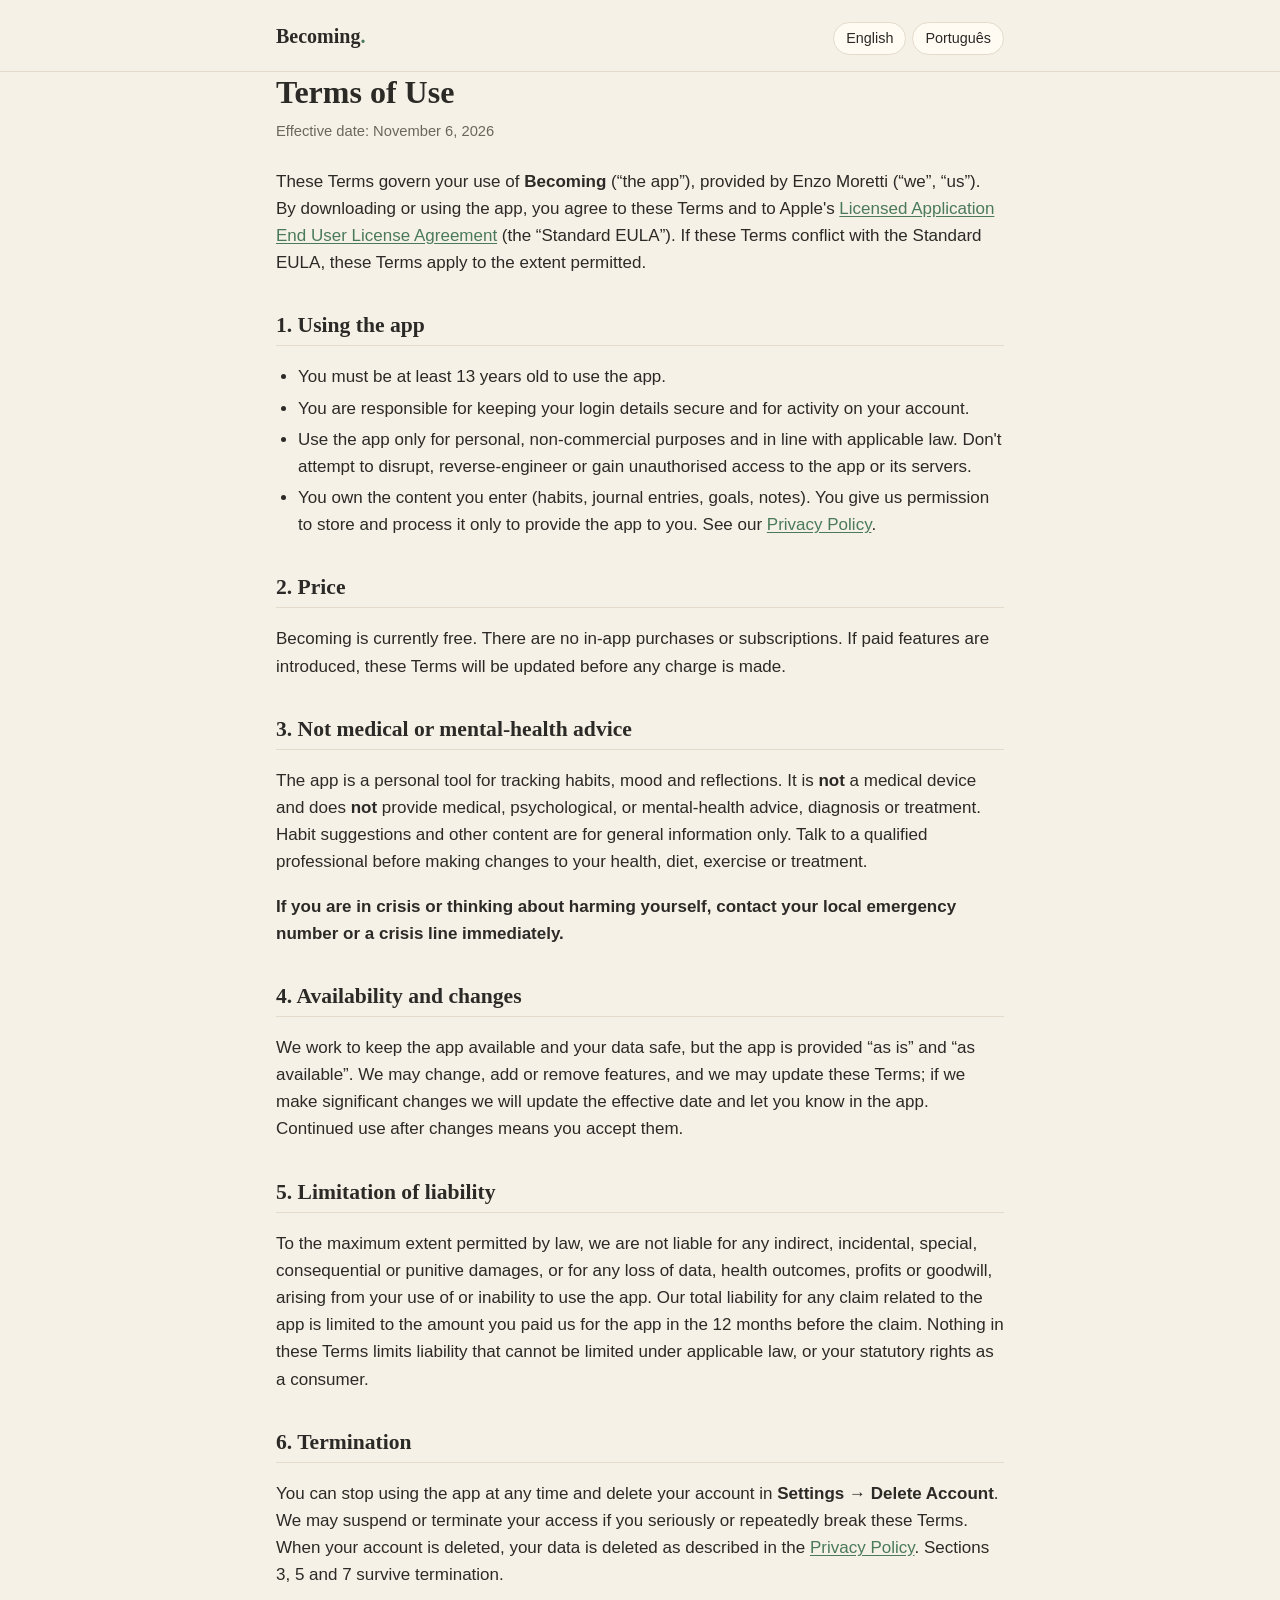
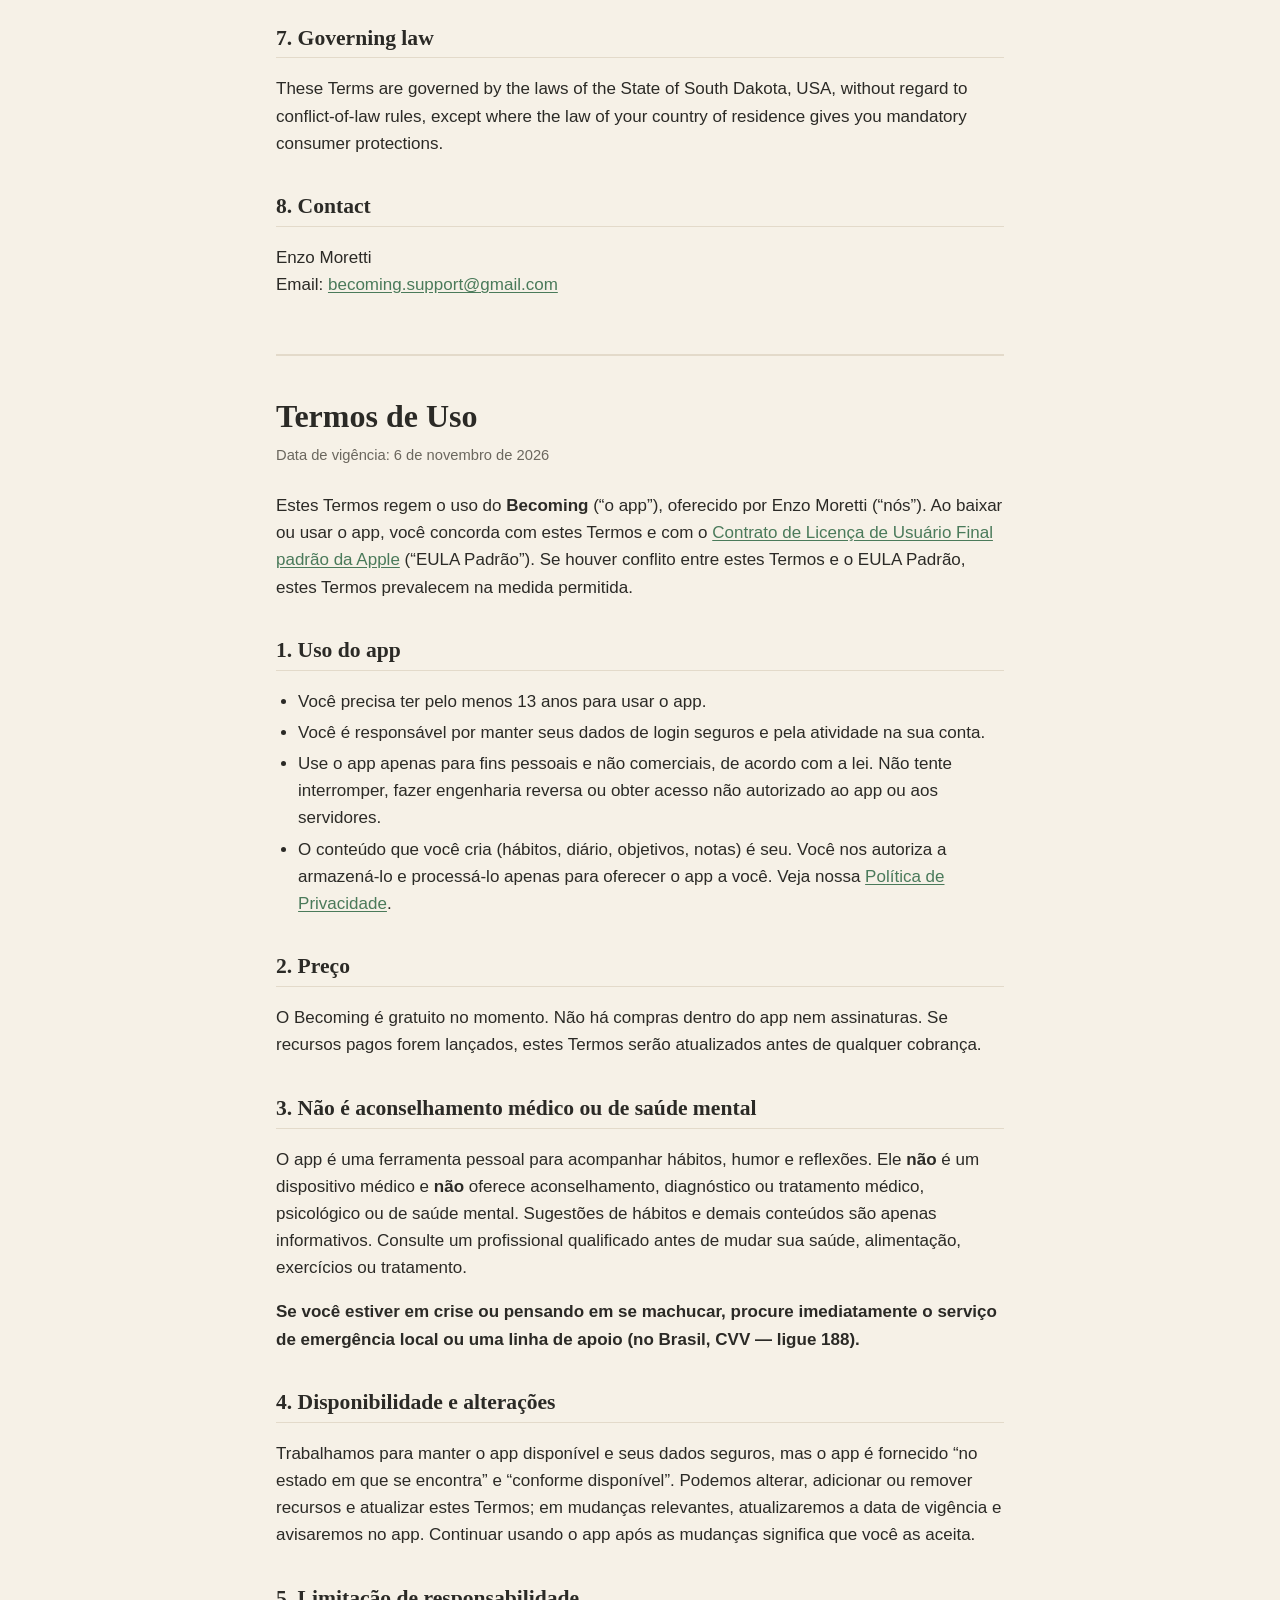
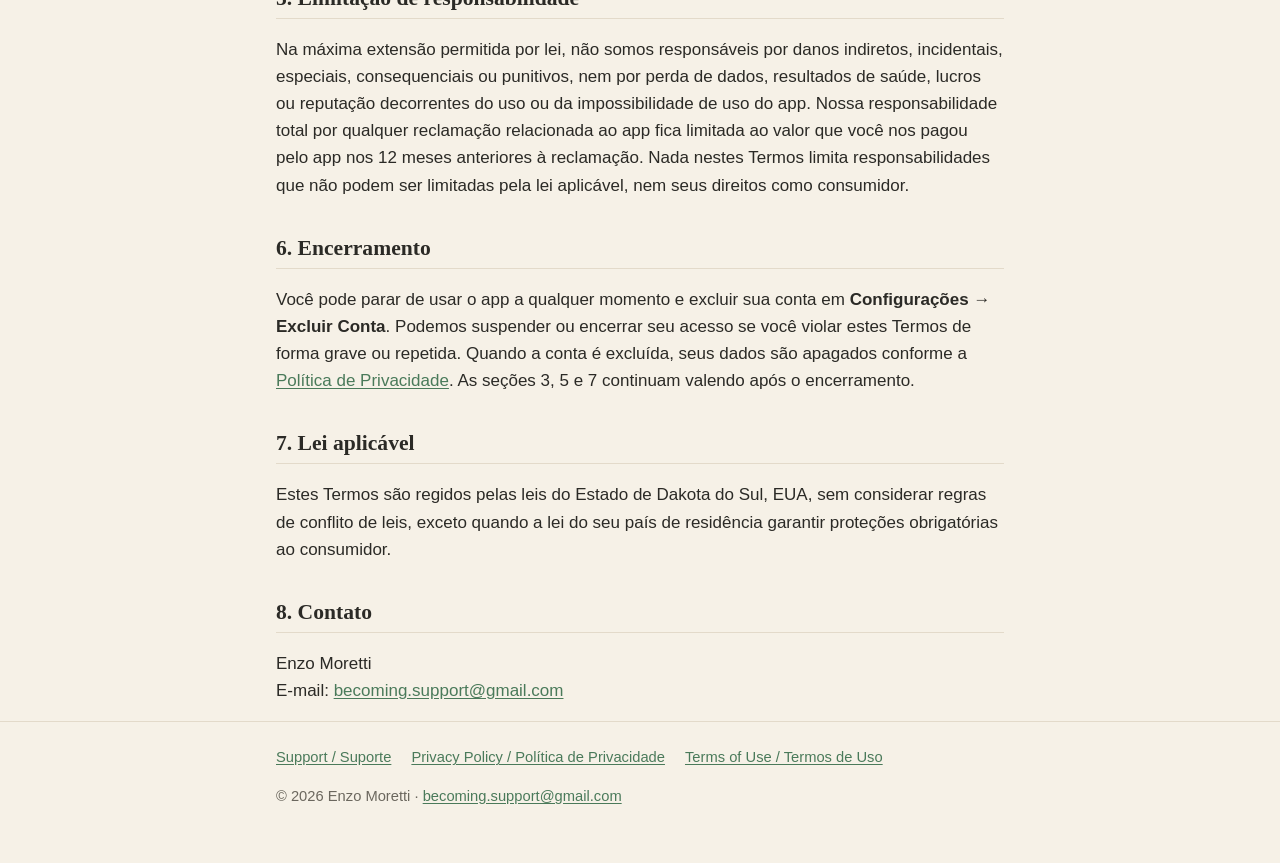
<file: terms.html>
<!doctype html>
<html lang="en">
<head>
  <meta charset="utf-8">
  <meta name="viewport" content="width=device-width, initial-scale=1">
  <title>Terms of Use — Becoming</title>
  <meta name="description" content="Terms of Use for Becoming.">
  <link rel="stylesheet" href="style.css">
</head>
<body>
  <header class="site-header">
    <div class="wrap">
      <a class="brand" href="index.html">Becoming<span>.</span></a>
      <nav class="lang-switch" aria-label="Language">
        <a href="#en" hreflang="en">English</a>
        <a href="#pt" hreflang="pt-BR">Português</a>
      </nav>
    </div>
  </header>

  <main class="wrap">
    <!-- ───────────── ENGLISH ───────────── -->
    <section class="lang" id="en" lang="en">
      <h1>Terms of Use</h1>
      <p class="meta">Effective date: November 6, 2026</p>

      <p>These Terms govern your use of <strong>Becoming</strong> (“the app”), provided by Enzo Moretti (“we”, “us”). By downloading or using the app, you agree to these Terms and to Apple's <a href="https://www.apple.com/legal/internet-services/itunes/dev/stdeula/">Licensed Application End User License Agreement</a> (the “Standard EULA”). If these Terms conflict with the Standard EULA, these Terms apply to the extent permitted.</p>

      <h2>1. Using the app</h2>
      <ul>
        <li>You must be at least 13 years old to use the app.</li>
        <li>You are responsible for keeping your login details secure and for activity on your account.</li>
        <li>Use the app only for personal, non-commercial purposes and in line with applicable law. Don't attempt to disrupt, reverse-engineer or gain unauthorised access to the app or its servers.</li>
        <li>You own the content you enter (habits, journal entries, goals, notes). You give us permission to store and process it only to provide the app to you. See our <a href="privacy.html">Privacy Policy</a>.</li>
      </ul>

      <h2>2. Price</h2>
      <p>Becoming is currently free. There are no in-app purchases or subscriptions. If paid features are introduced, these Terms will be updated before any charge is made.</p>

      <h2>3. Not medical or mental-health advice</h2>
      <p>The app is a personal tool for tracking habits, mood and reflections. It is <strong>not</strong> a medical device and does <strong>not</strong> provide medical, psychological, or mental-health advice, diagnosis or treatment. Habit suggestions and other content are for general information only. Talk to a qualified professional before making changes to your health, diet, exercise or treatment.</p>
      <p><strong>If you are in crisis or thinking about harming yourself, contact your local emergency number or a crisis line immediately.</strong></p>

      <h2>4. Availability and changes</h2>
      <p>We work to keep the app available and your data safe, but the app is provided “as is” and “as available”. We may change, add or remove features, and we may update these Terms; if we make significant changes we will update the effective date and let you know in the app. Continued use after changes means you accept them.</p>

      <h2>5. Limitation of liability</h2>
      <p>To the maximum extent permitted by law, we are not liable for any indirect, incidental, special, consequential or punitive damages, or for any loss of data, health outcomes, profits or goodwill, arising from your use of or inability to use the app. Our total liability for any claim related to the app is limited to the amount you paid us for the app in the 12 months before the claim. Nothing in these Terms limits liability that cannot be limited under applicable law, or your statutory rights as a consumer.</p>

      <h2>6. Termination</h2>
      <p>You can stop using the app at any time and delete your account in <strong>Settings → Delete Account</strong>. We may suspend or terminate your access if you seriously or repeatedly break these Terms. When your account is deleted, your data is deleted as described in the <a href="privacy.html">Privacy Policy</a>. Sections 3, 5 and 7 survive termination.</p>

      <h2>7. Governing law</h2>
      <p>These Terms are governed by the laws of the State of South Dakota, USA, without regard to conflict-of-law rules, except where the law of your country of residence gives you mandatory consumer protections.</p>

      <h2>8. Contact</h2>
      <p>Enzo Moretti<br>
      Email: <a href="mailto:becoming.support@gmail.com">becoming.support@gmail.com</a></p>
    </section>

    <!-- ───────────── PORTUGUÊS ───────────── -->
    <section class="lang" id="pt" lang="pt-BR">
      <h1>Termos de Uso</h1>
      <p class="meta">Data de vigência: 6 de novembro de 2026</p>

      <p>Estes Termos regem o uso do <strong>Becoming</strong> (“o app”), oferecido por Enzo Moretti (“nós”). Ao baixar ou usar o app, você concorda com estes Termos e com o <a href="https://www.apple.com/legal/internet-services/itunes/dev/stdeula/">Contrato de Licença de Usuário Final padrão da Apple</a> (“EULA Padrão”). Se houver conflito entre estes Termos e o EULA Padrão, estes Termos prevalecem na medida permitida.</p>

      <h2>1. Uso do app</h2>
      <ul>
        <li>Você precisa ter pelo menos 13 anos para usar o app.</li>
        <li>Você é responsável por manter seus dados de login seguros e pela atividade na sua conta.</li>
        <li>Use o app apenas para fins pessoais e não comerciais, de acordo com a lei. Não tente interromper, fazer engenharia reversa ou obter acesso não autorizado ao app ou aos servidores.</li>
        <li>O conteúdo que você cria (hábitos, diário, objetivos, notas) é seu. Você nos autoriza a armazená-lo e processá-lo apenas para oferecer o app a você. Veja nossa <a href="privacy.html#pt">Política de Privacidade</a>.</li>
      </ul>

      <h2>2. Preço</h2>
      <p>O Becoming é gratuito no momento. Não há compras dentro do app nem assinaturas. Se recursos pagos forem lançados, estes Termos serão atualizados antes de qualquer cobrança.</p>

      <h2>3. Não é aconselhamento médico ou de saúde mental</h2>
      <p>O app é uma ferramenta pessoal para acompanhar hábitos, humor e reflexões. Ele <strong>não</strong> é um dispositivo médico e <strong>não</strong> oferece aconselhamento, diagnóstico ou tratamento médico, psicológico ou de saúde mental. Sugestões de hábitos e demais conteúdos são apenas informativos. Consulte um profissional qualificado antes de mudar sua saúde, alimentação, exercícios ou tratamento.</p>
      <p><strong>Se você estiver em crise ou pensando em se machucar, procure imediatamente o serviço de emergência local ou uma linha de apoio (no Brasil, CVV — ligue 188).</strong></p>

      <h2>4. Disponibilidade e alterações</h2>
      <p>Trabalhamos para manter o app disponível e seus dados seguros, mas o app é fornecido “no estado em que se encontra” e “conforme disponível”. Podemos alterar, adicionar ou remover recursos e atualizar estes Termos; em mudanças relevantes, atualizaremos a data de vigência e avisaremos no app. Continuar usando o app após as mudanças significa que você as aceita.</p>

      <h2>5. Limitação de responsabilidade</h2>
      <p>Na máxima extensão permitida por lei, não somos responsáveis por danos indiretos, incidentais, especiais, consequenciais ou punitivos, nem por perda de dados, resultados de saúde, lucros ou reputação decorrentes do uso ou da impossibilidade de uso do app. Nossa responsabilidade total por qualquer reclamação relacionada ao app fica limitada ao valor que você nos pagou pelo app nos 12 meses anteriores à reclamação. Nada nestes Termos limita responsabilidades que não podem ser limitadas pela lei aplicável, nem seus direitos como consumidor.</p>

      <h2>6. Encerramento</h2>
      <p>Você pode parar de usar o app a qualquer momento e excluir sua conta em <strong>Configurações → Excluir Conta</strong>. Podemos suspender ou encerrar seu acesso se você violar estes Termos de forma grave ou repetida. Quando a conta é excluída, seus dados são apagados conforme a <a href="privacy.html#pt">Política de Privacidade</a>. As seções 3, 5 e 7 continuam valendo após o encerramento.</p>

      <h2>7. Lei aplicável</h2>
      <p>Estes Termos são regidos pelas leis do Estado de Dakota do Sul, EUA, sem considerar regras de conflito de leis, exceto quando a lei do seu país de residência garantir proteções obrigatórias ao consumidor.</p>

      <h2>8. Contato</h2>
      <p>Enzo Moretti<br>
      E-mail: <a href="mailto:becoming.support@gmail.com">becoming.support@gmail.com</a></p>
    </section>
  </main>

  <footer class="site-footer">
    <div class="wrap">
      <nav aria-label="Site">
        <a href="index.html">Support / Suporte</a>
        <a href="privacy.html">Privacy Policy / Política de Privacidade</a>
        <a href="terms.html">Terms of Use / Termos de Uso</a>
      </nav>
      <p>© 2026 Enzo Moretti · <a href="mailto:becoming.support@gmail.com">becoming.support@gmail.com</a></p>
    </div>
  </footer>
</body>
</html>
</file>
<file: style.css>
/* Becoming: Habits & Mood — support & legal pages.
   No web fonts, no external requests: system serif/sans stacks only. */

:root {
  --bg: #F6F1E7;
  --surface: #FFFBF3;
  --text: #2B2A26;
  --muted: #6B675E;
  --border: #E3DACA;
  --accent: #4A7A5A;
  --accent-soft: #E3EDE5;
  --on-accent: #FFFFFF;
  --placeholder-bg: #FFF1C9;
  --placeholder-text: #7A5A00;

  --serif: "Iowan Old Style", "Palatino Linotype", Palatino, Georgia, "Times New Roman", serif;
  --sans: -apple-system, BlinkMacSystemFont, "Segoe UI", Roboto, Helvetica, Arial, sans-serif;
  color-scheme: light dark;
}

@media (prefers-color-scheme: dark) {
  :root {
    --bg: #171A17;
    --surface: #202520;
    --text: #ECE7DC;
    --muted: #A8A397;
    --border: #343B34;
    --accent: #8CC09C;
    --accent-soft: #263228;
    --on-accent: #10140F;
    --placeholder-bg: #4A3C12;
    --placeholder-text: #FFE08A;
  }
}

*,
*::before,
*::after { box-sizing: border-box; }

html { -webkit-text-size-adjust: 100%; scroll-behavior: smooth; }

body {
  margin: 0;
  background: var(--bg);
  color: var(--text);
  font-family: var(--sans);
  font-size: 17px;
  line-height: 1.6;
}

.wrap {
  max-width: 760px;
  margin: 0 auto;
  padding: 0 16px;
}

/* Header */
.site-header {
  border-bottom: 1px solid var(--border);
  padding: 20px 0 16px;
}
.site-header .wrap {
  display: flex;
  flex-wrap: wrap;
  align-items: baseline;
  justify-content: space-between;
  gap: 8px 16px;
}
.brand {
  font-family: var(--serif);
  font-size: 1.25rem;
  font-weight: 700;
  color: var(--text);
  text-decoration: none;
}
.brand span { color: var(--accent); }
.lang-switch { display: flex; gap: 6px; font-size: 0.9rem; }
.lang-switch a {
  padding: 4px 12px;
  border: 1px solid var(--border);
  border-radius: 999px;
  color: var(--text);
  text-decoration: none;
  background: var(--surface);
}
.lang-switch a:hover,
.lang-switch a:focus-visible { border-color: var(--accent); color: var(--accent); }

/* Content */
main { padding: 32px 0 48px; }

section.lang + section.lang {
  margin-top: 56px;
  padding-top: 40px;
  border-top: 2px solid var(--border);
}

h1, h2, h3 {
  font-family: var(--serif);
  line-height: 1.25;
  color: var(--text);
}
h1 { font-size: 2rem; margin: 0 0 8px; }
h2 {
  font-size: 1.35rem;
  margin: 36px 0 10px;
  padding-bottom: 6px;
  border-bottom: 1px solid var(--border);
}
h3 { font-size: 1.1rem; margin: 22px 0 6px; }

.lede { color: var(--muted); margin: 0 0 24px; }
.meta { color: var(--muted); font-size: 0.92rem; margin: 0 0 24px; }

a { color: var(--accent); text-underline-offset: 2px; }

ul, ol { padding-left: 1.3em; }
li { margin: 4px 0; }

.card {
  background: var(--surface);
  border: 1px solid var(--border);
  border-radius: 14px;
  padding: 18px 20px;
  margin: 20px 0;
}
.card p:first-child { margin-top: 0; }
.card p:last-child { margin-bottom: 0; }

.contact-btn {
  display: inline-block;
  margin-top: 4px;
  padding: 10px 18px;
  border-radius: 999px;
  background: var(--accent);
  color: var(--on-accent);
  font-weight: 600;
  text-decoration: none;
  word-break: break-all;
}

/* FAQ */
details {
  background: var(--surface);
  border: 1px solid var(--border);
  border-radius: 12px;
  padding: 0 16px;
  margin: 10px 0;
}
summary {
  cursor: pointer;
  padding: 14px 0;
  font-weight: 600;
  list-style-position: outside;
}
details[open] summary { border-bottom: 1px solid var(--border); margin-bottom: 8px; }
details > *:last-child { margin-bottom: 14px; }

/* Tables: scroll inside their own box on narrow screens, never the page */
.table-scroll {
  overflow-x: auto;
  -webkit-overflow-scrolling: touch;
  margin: 16px 0;
  border: 1px solid var(--border);
  border-radius: 12px;
  background: var(--surface);
}
table { width: 100%; border-collapse: collapse; font-size: 0.95rem; }
th, td {
  text-align: left;
  vertical-align: top;
  padding: 10px 12px;
  border-bottom: 1px solid var(--border);
}
tr:last-child td { border-bottom: none; }
thead th {
  background: var(--accent-soft);
  font-family: var(--serif);
  font-size: 1rem;
}
.data-table { min-width: 560px; }
.plan-table th:not(:first-child),
.plan-table td:not(:first-child) { text-align: center; }
.yes { color: var(--accent); font-weight: 700; }
.price { font-family: var(--serif); font-weight: 700; }

/* Placeholders the owner must fill in */
.ph {
  background: var(--placeholder-bg);
  color: var(--placeholder-text);
  padding: 0 4px;
  border-radius: 4px;
  font-weight: 600;
  white-space: nowrap;
}

/* Footer */
.site-footer {
  border-top: 1px solid var(--border);
  padding: 24px 0 40px;
  font-size: 0.92rem;
  color: var(--muted);
}
.site-footer nav { display: flex; flex-wrap: wrap; gap: 8px 20px; margin-bottom: 8px; }
.site-footer a { color: var(--accent); }

@media (max-width: 480px) {
  body { font-size: 16px; }
  h1 { font-size: 1.65rem; }
  .card { padding: 16px; }
}
</file>
